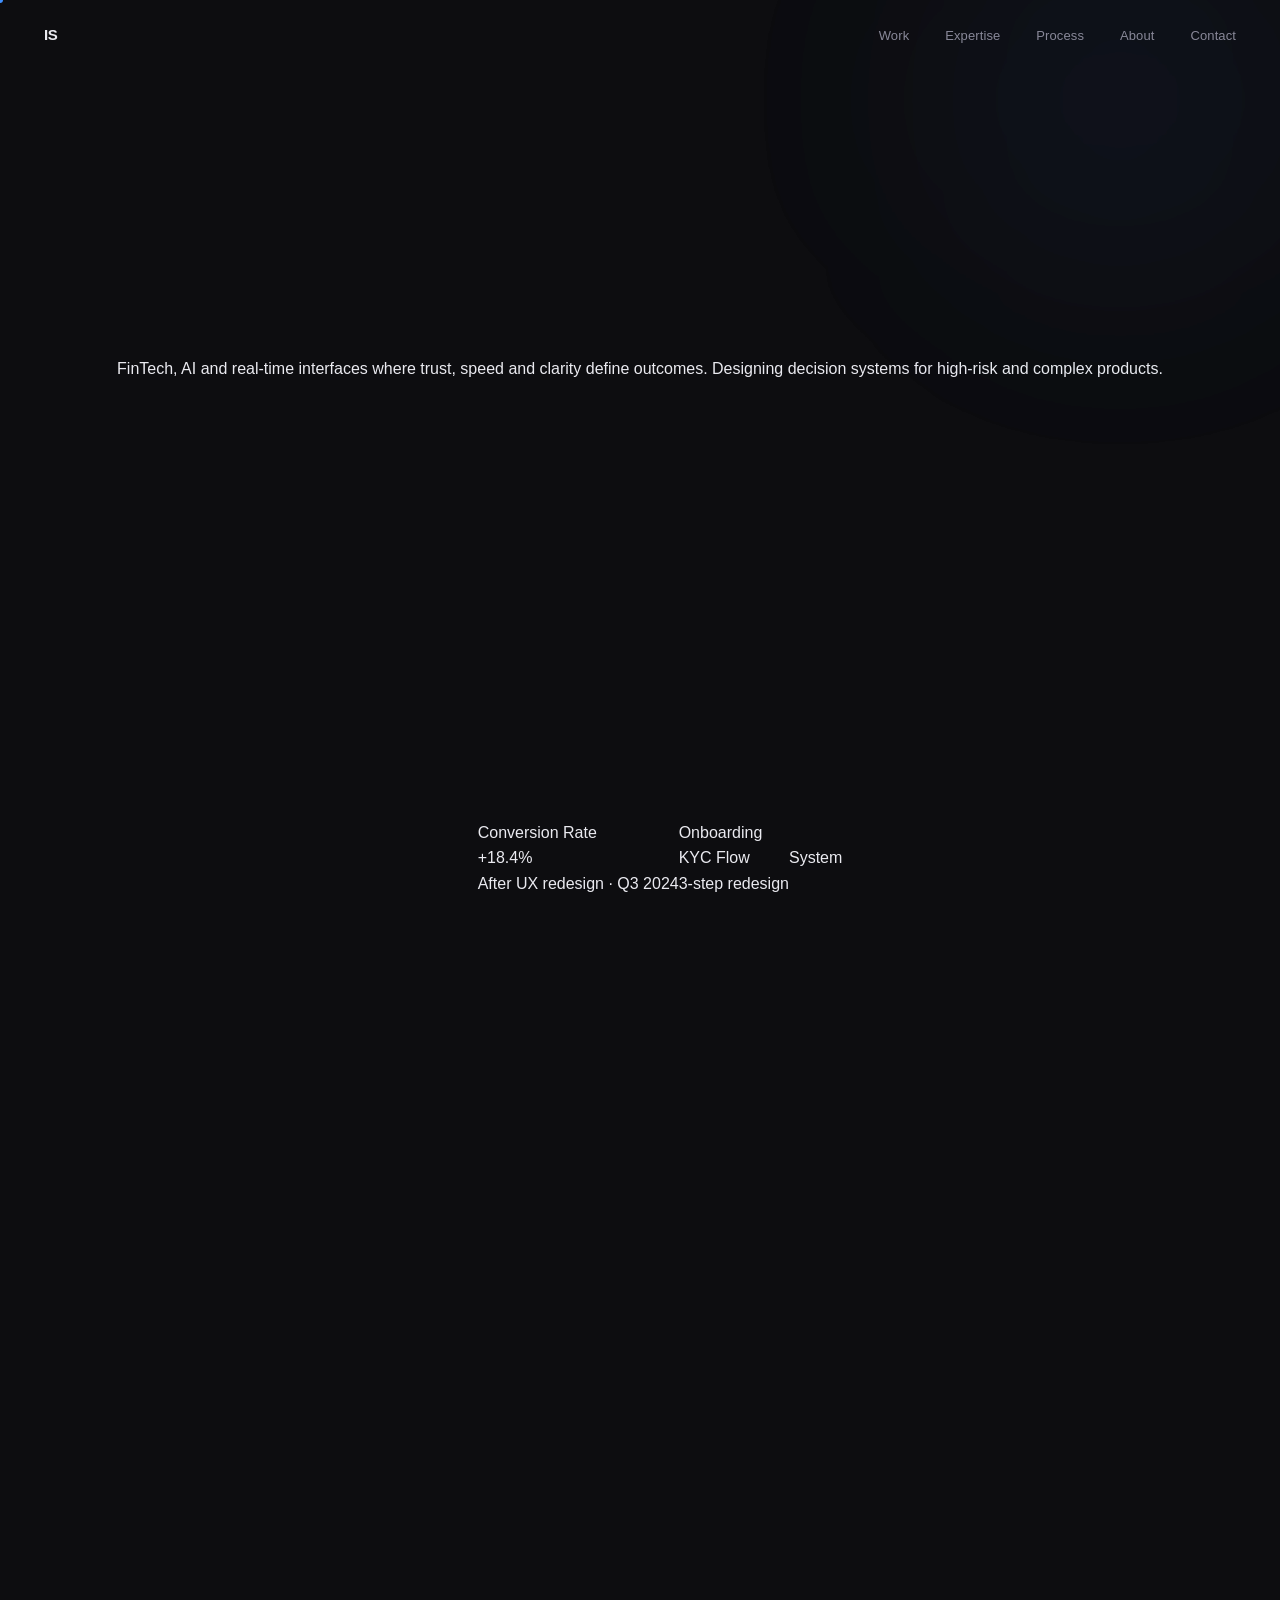
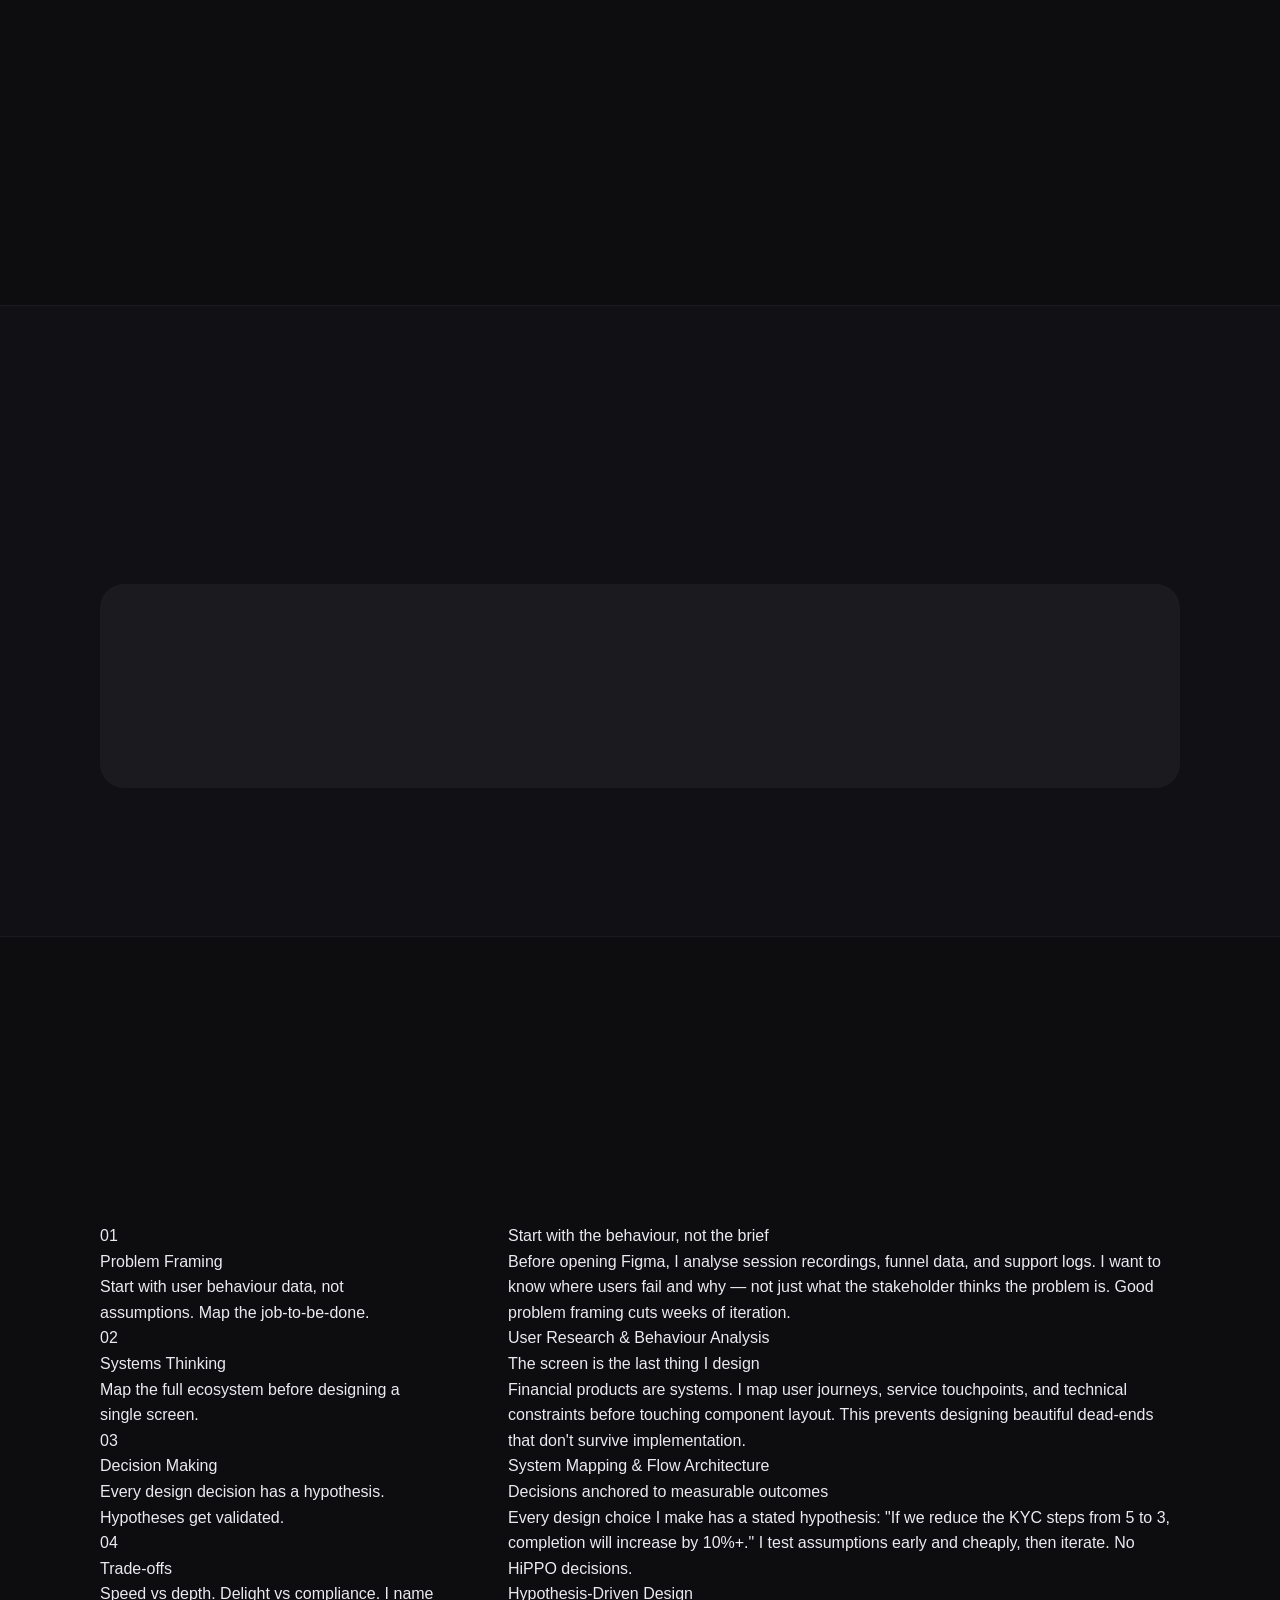
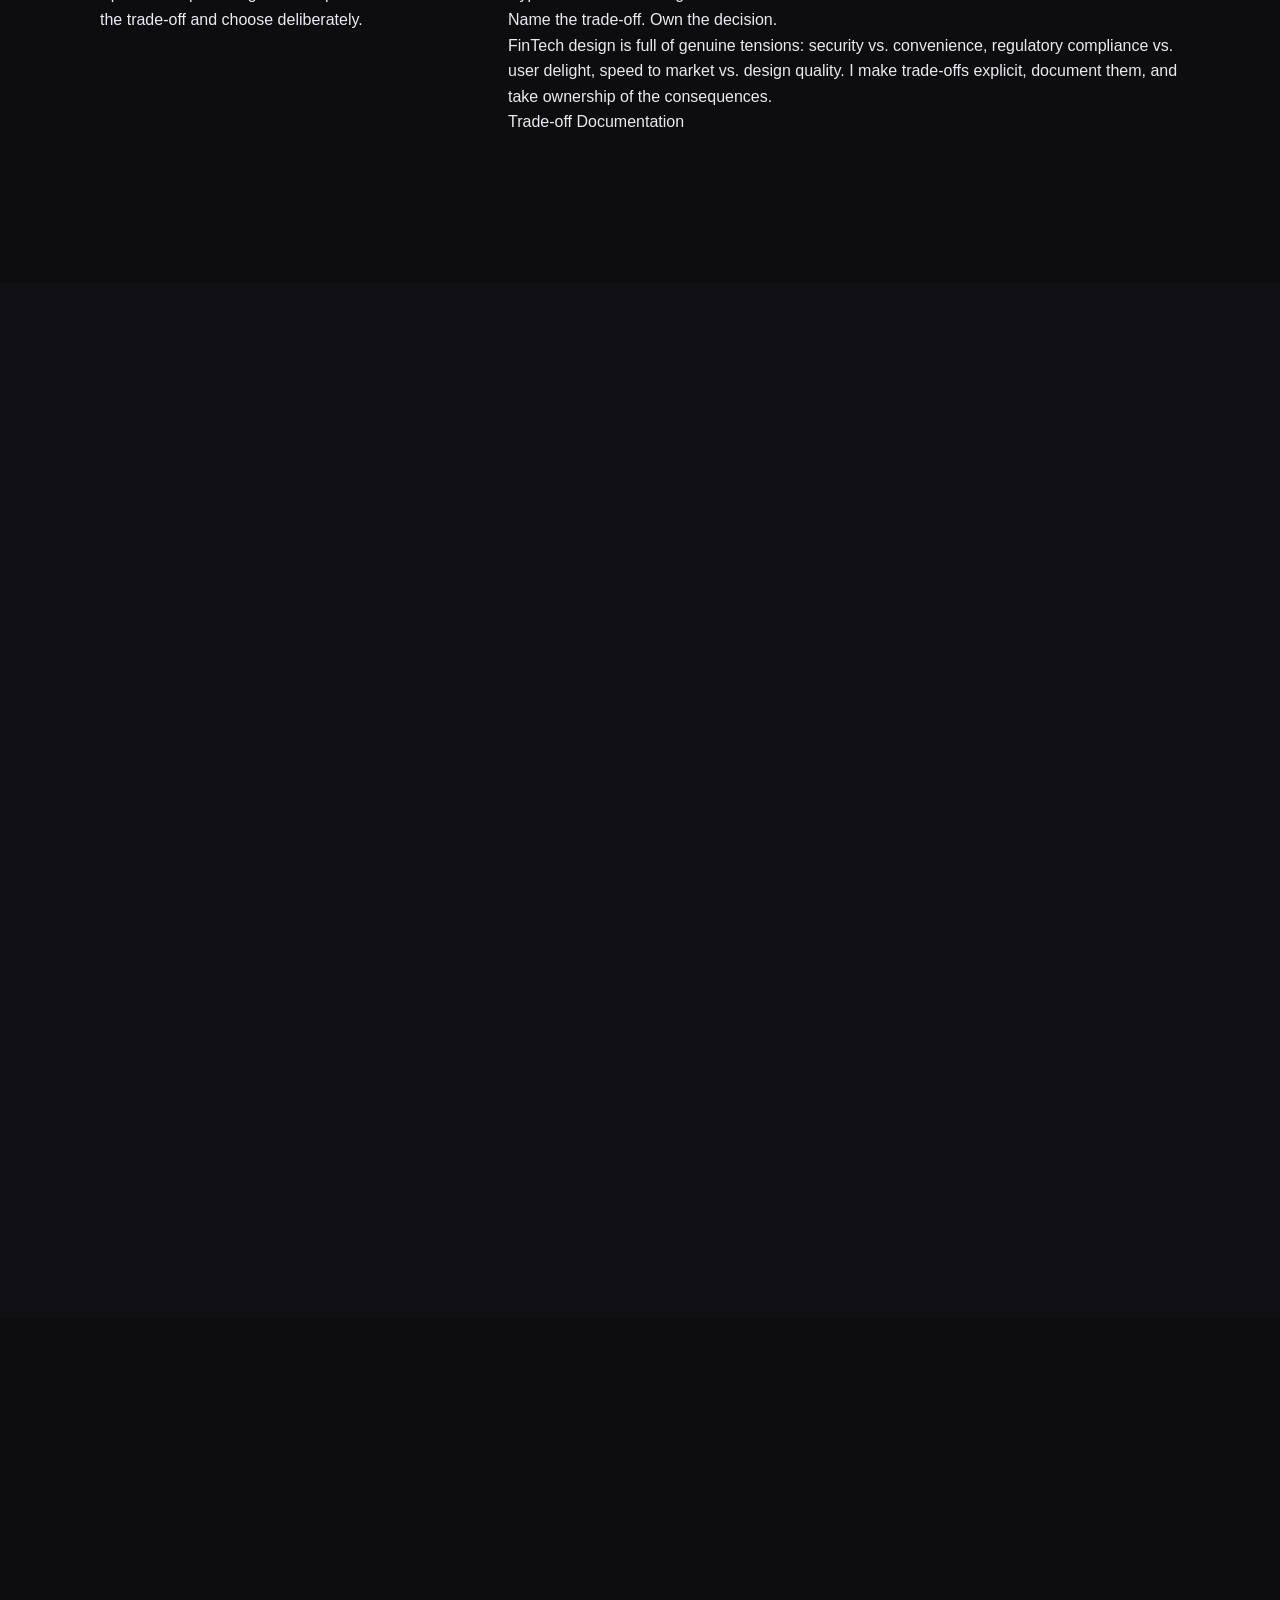
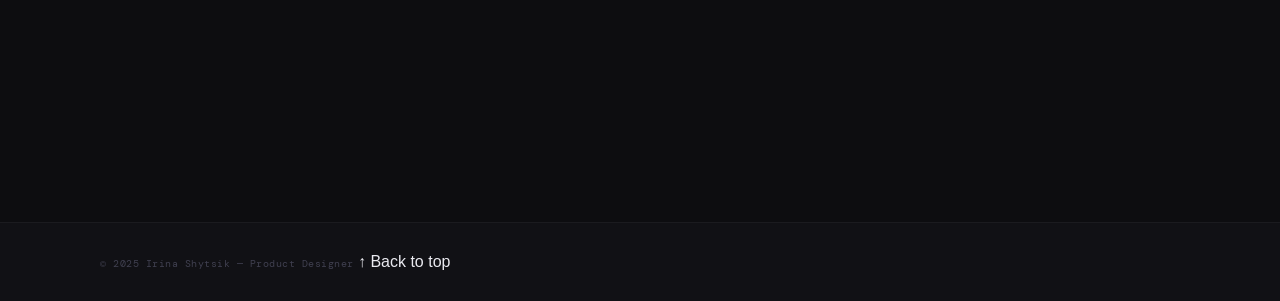
<file: index.html>
<!DOCTYPE html>
<html lang="en">
<head>
  <meta charset="UTF-8"/>
  <meta name="viewport" content="width=device-width, initial-scale=1.0"/>
  <title>Irina Shytsik — Product Designer</title>
  <link rel="preconnect" href="https://fonts.googleapis.com"/>
  <link rel="preconnect" href="https://fonts.gstatic.com" crossorigin/>
  <link href="https://fonts.googleapis.com/css2?family=DM+Mono:ital,wght@0,300;0,400;0,500&family=Syne:wght@400;500;600;700;800&family=DM+Sans:ital,opsz,wght@0,9..40,300;0,9..40,400;0,9..40,500;0,9..40,600;1,9..40,300&display=swap" rel="stylesheet"/>
  <link rel="stylesheet" href="styles.css"/>
  <link rel="stylesheet" href="case-extensions.css">
</head>
<body>

  <div id="progress-bar"></div>
  <div id="page-overlay"></div>
  <div id="cursor"></div>

  <!-- NAV -->
  <nav class="nav">
    <a href="index.html" class="nav__logo">
      IS<span class="nav__logo-dot"></span>
    </a>
    <ul class="nav__links">
      <li><a href="#work">Work</a></li>
      <li><a href="#expertise">Expertise</a></li>
      <li><a href="#process">Process</a></li>
      <li><a href="#about">About</a></li>
      <li><a href="#contact">Contact</a></li>
    </ul>
    <button class="nav__mobile-btn" aria-label="Menu">
      <span></span><span></span><span></span>
    </button>
  </nav>

  <nav class="mobile-nav">
    <ul class="mobile-nav__links">
      <li><a href="#work">Work</a></li>
      <li><a href="#expertise">Expertise</a></li>
      <li><a href="#process">Process</a></li>
      <li><a href="#about">About</a></li>
      <li><a href="#contact">Contact</a></li>
    </ul>
  </nav>

  <!-- ────────────────── HERO ────────────────── -->
  <section class="hero" id="hero">
    <div class="hero__bg">
      <div class="hero__noise"></div>
      <div class="hero__grid-lines"></div>
      <div class="hero__glow hero__glow--1"></div>
      <div class="hero__glow hero__glow--2"></div>
    </div>

    <div class="container">
      <div class="hero__content">
        <!-- Left -->
        <div class="hero__left">
          <div class="availability reveal">
            <span class="availability__dot"></span>
            Available for Product Roles
          </div>

          <h1 class="hero__name reveal rd1">
            Irina<br/><em>Shytsik</em>
          </h1>

          <p class="hero__title reveal rd2">Product Designer — FinTech / AI / IoT</p>

          <p class="hero__value reveal rd3">
          </p>
          <p class="muted">
            FinTech, AI and real-time interfaces where trust, speed and clarity define outcomes. Designing decision systems for high-risk and complex products.
          </p>

          <div class="hero__metrics reveal rd4">
            <div class="hero__metric">
              <div class="hero__metric-value"><span class="m-blue">+18%</span></div>
              <div class="hero__metric-label">conversion lift</div>
            </div>
            <div class="hero__metric">
              <div class="hero__metric-value"><span class="m-blue">−25%</span></div>
              <div class="hero__metric-label">drop-off reduction</div>
            </div>
            <div class="hero__metric">
              <div class="hero__metric-value"><span class="m-blue">4+</span></div>
              <div class="hero__metric-label">years in FinTech</div>
            </div>
          </div>

          <div class="hero__actions reveal rd5">
            <a href="#work" class="btn btn--primary">
              View Case Studies
              <svg width="14" height="14" viewBox="0 0 24 24" fill="none" stroke="currentColor" stroke-width="2"><path d="M5 12h14M12 5l7 7-7 7"/></svg>
            </a>
            <a href="#contact" class="btn btn--outline">Contact</a>
          </div>
        </div>

        <!-- Right — floating cards -->
        <div class="hero__visual reveal--right rd2">
          <!-- Main card -->
          <div class="hero-card hero-card--main">
            <div class="hero-card__tag">Conversion Rate</div>
            <div class="hero-card__value">+18.4%</div>
            <div class="hero-card__label">After UX redesign · Q3 2024</div>
            <div class="hero-card__chart">
              <div class="hc-bar" style="height:45%"></div>
              <div class="hc-bar" style="height:60%"></div>
              <div class="hc-bar" style="height:38%"></div>
              <div class="hc-bar hc-bar--b" style="height:72%"></div>
              <div class="hc-bar hc-bar--a" style="height:88%"></div>
              <div class="hc-bar hc-bar--a" style="height:96%"></div>
            </div>
          </div>
          <!-- Top right card -->
          <div class="hero-card hero-card--right">
            <div class="hero-card__tag">Onboarding</div>
            <div class="hero-card__value">KYC Flow</div>
            <div class="hero-card__label">3-step redesign</div>
            <div class="hero-card__progress">
              <div class="hero-card__progress-fill"></div>
            </div>
          </div>
          <!-- Bottom left card -->
          <div class="hero-card hero-card--bottom">
            <div class="hero-card__tag">System</div>
            <div class="hc-line"></div>
            <div class="hc-line"></div>
            <div class="hc-line"></div>
          </div>
        </div>
      </div>
    </div>

    <div class="hero__scroll">
      <div class="hero__scroll-line"></div>
      <span class="hero__scroll-label">Scroll</span>
    </div>
  </section>

  <!-- ────────────────── WORK ────────────────── -->
  <section class="section" id="work">
    <div class="container">
      <div class="cases-header reveal">
        <div>
          <div class="eyebrow">Selected Work</div>
          <h2 class="display-lg">Case Studies</h2>
        </div>
        <p class="body-md" style="max-width:280px">
          Three product problems, three different domains, one design standard.
        </p>
      </div>

      <div class="cases-grid">

        <!-- Card 1: Banking -->
        <a href="case-banking.html" class="case-card case-card--trust reveal rd1">

       
          
          <div class="case-card__glow"></div>
          <div class="case-card__body">
            <div class="case-card__visual">
              <div class="card-mock">
                <div class="cm-topbar"></div>
                <div class="cm-row">
                  <div class="cm-circle"></div>
                  <div class="cm-lines">
                    <div class="cm-line cm-line--70"></div>
                    <div class="cm-line cm-line--50"></div>
                  </div>
                </div>
                <div class="cm-block"></div>
                <div class="cm-row">
                  <div class="cm-lines">
                    <div class="cm-line cm-line--40"></div>
                  </div>
                </div>
              </div>
            </div>
            <div class="case-card__num">01</div>
            <div class="case-card__tag">Digital Banking · Trust System</div>
            <h3 class="case-card__title">Digital Banking App</h3>
            <p class="case-card__desc">
              Redesigning KYC onboarding to eliminate abandonment and build immediate trust in a challenger bank experience.
            </p>
            <div class="case-card__footer">
              <div class="case-card__metrics">
                <div>
                  <div class="case-card__metric-val">+18%</div>
                  <div class="case-card__metric-lbl">Completion</div>
                </div>
                <div>
                  <div class="case-card__metric-val">−31%</div>
                  <div class="case-card__metric-lbl">Drop-off</div>
                </div>
              </div>
              <div class="case-card__arrow">
                <svg width="14" height="14" viewBox="0 0 24 24" fill="none" stroke="currentColor" stroke-width="2"><path d="M5 12h14M12 5l7 7-7 7"/></svg>
              </div>
            </div>
          </div>
        </a>

        <!-- Card 2: AI -->
        <a href="case-ai.html" class="case-card case-card--intelligence reveal rd2">
          <div class="case-card__glow"></div>
          <div class="case-card__body">
            <div class="case-card__visual">
              <div class="card-mock">
                <div class="cm-topbar" style="width:60%"></div>
                <div class="cm-row">
                  <div class="cm-lines">
                    <div class="cm-line cm-line--70"></div>
                    <div class="cm-line cm-line--40"></div>
                  </div>
                  <div class="cm-bars">
                    <div class="cm-bar" style="height:40%"></div>
                    <div class="cm-bar cm-bar--a" style="height:70%"></div>
                    <div class="cm-bar" style="height:55%"></div>
                    <div class="cm-bar cm-bar--a" style="height:90%"></div>
                  </div>
                </div>
                <div class="cm-block"></div>
              </div>
            </div>
            <div class="case-card__num">02</div>
            <div class="case-card__tag">AI · Intelligence</div>
            <h3 class="case-card__title">AI Call Centre Platform</h3>
            <p class="case-card__desc">
              Designing real-time AI assistance for financial dispute agents — reducing handle time without overwhelming cognitive load.
            </p>
            <div class="case-card__footer">
              <div class="case-card__metrics">
                <div>
                  <div class="case-card__metric-val">−2.4m</div>
                  <div class="case-card__metric-lbl">Handle time</div>
                </div>
                <div>
                  <div class="case-card__metric-val">+34%</div>
                  <div class="case-card__metric-lbl">CSAT</div>
                </div>
              </div>
              <div class="case-card__arrow">
                <svg width="14" height="14" viewBox="0 0 24 24" fill="none" stroke="currentColor" stroke-width="2"><path d="M5 12h14M12 5l7 7-7 7"/></svg>
              </div>
            </div>
          </div>
        </a>

        <!-- Card 3: Smart Home -->
        <a href="case-smart-home.html" class="case-card case-card--control reveal rd3">
          <div class="case-card__glow"></div>
          <div class="case-card__body">
            <div class="case-card__visual">
              <div class="card-mock">
                <div class="cm-topbar" style="width:30%"></div>
                <div class="cm-row">
                  <div class="cm-bars" style="width:100%;gap:4px">
                    <div class="cm-bar" style="height:55%"></div>
                    <div class="cm-bar cm-bar--a" style="height:80%"></div>
                    <div class="cm-bar" style="height:40%"></div>
                    <div class="cm-bar cm-bar--a" style="height:95%"></div>
                    <div class="cm-bar" style="height:60%"></div>
                    <div class="cm-bar" style="height:35%"></div>
                  </div>
                </div>
                <div class="cm-row">
                  <div class="cm-circle"></div>
                  <div class="cm-lines">
                    <div class="cm-line cm-line--50"></div>
                  </div>
                  <div class="cm-circle"></div>
                  <div class="cm-lines">
                    <div class="cm-line cm-line--40"></div>
                  </div>
                </div>
              </div>
            </div>
            <div class="case-card__num">03</div>
            <div class="case-card__tag">IoT · Control</div>
            <h3 class="case-card__title">Smart Home App</h3>
            <p class="case-card__desc">
              Transforming raw IoT telemetry into human-readable energy insights that drive daily engagement and cost savings.
            </p>
            <div class="case-card__footer">
              <div class="case-card__metrics">
                <div>
                  <div class="case-card__metric-val">+45%</div>
                  <div class="case-card__metric-lbl">Daily usage</div>
                </div>
                <div>
                  <div class="case-card__metric-val">3.1×</div>
                  <div class="case-card__metric-lbl">Automation</div>
                </div>
              </div>
              <div class="case-card__arrow">
                <svg width="14" height="14" viewBox="0 0 24 24" fill="none" stroke="currentColor" stroke-width="2"><path d="M5 12h14M12 5l7 7-7 7"/></svg>
              </div>
            </div>
          </div>
        </a>

      </div>
    </div>
  </section>

  <!-- ────────────────── EXPERTISE ────────────────── -->
  <section class="section expertise" id="expertise">
    <div class="container">
      <div class="reveal">
        <div class="eyebrow">Domain Knowledge</div>
        <h2 class="display-lg">FinTech Expertise</h2>
      </div>

      <div class="expertise__grid">
        <div class="expertise__item reveal rd1">
          <div class="expertise__icon">
            <svg width="18" height="18" viewBox="0 0 24 24" fill="none" stroke="currentColor" stroke-width="1.5"><path d="M12 22s8-4 8-10V5l-8-3-8 3v7c0 6 8 10 8 10z"/></svg>
          </div>
          <div class="expertise__title">KYC & Onboarding</div>
          <p class="expertise__desc">Progressive disclosure, document scanning UX, and trust-signal placement that reduce abandonment without cutting compliance corners.</p>
          <div class="expertise__tags">
            <span class="expertise__tag">Identity flows</span>
            <span class="expertise__tag">Liveness check</span>
            <span class="expertise__tag">Biometrics</span>
          </div>
        </div>

        <div class="expertise__item reveal rd2">
          <div class="expertise__icon">
            <svg width="18" height="18" viewBox="0 0 24 24" fill="none" stroke="currentColor" stroke-width="1.5"><rect x="1" y="4" width="22" height="16" rx="2"/><line x1="1" y1="10" x2="23" y2="10"/></svg>
          </div>
          <div class="expertise__title">Payments UX</div>
          <p class="expertise__desc">Zero-error transaction design. Every confirmation state, error message, and success moment engineered to build user confidence.</p>
          <div class="expertise__tags">
            <span class="expertise__tag">Checkout</span>
            <span class="expertise__tag">P2P transfers</span>
            <span class="expertise__tag">Subscriptions</span>
          </div>
        </div>

        <div class="expertise__item reveal rd3">
          <div class="expertise__icon">
            <svg width="18" height="18" viewBox="0 0 24 24" fill="none" stroke="currentColor" stroke-width="1.5"><polyline points="22 12 18 12 15 21 9 3 6 12 2 12"/></svg>
          </div>
          <div class="expertise__title">Data Dashboards</div>
          <p class="expertise__desc">Financial data is dense. I specialise in hierarchy, progressive disclosure, and annotation systems that make complexity readable.</p>
          <div class="expertise__tags">
            <span class="expertise__tag">Analytics</span>
            <span class="expertise__tag">Portfolio views</span>
            <span class="expertise__tag">Real-time data</span>
          </div>
        </div>

        <div class="expertise__item reveal rd4">
          <div class="expertise__icon">
            <svg width="18" height="18" viewBox="0 0 24 24" fill="none" stroke="currentColor" stroke-width="1.5"><circle cx="12" cy="12" r="3"/><path d="M19.07 4.93a10 10 0 0 1 0 14.14M4.93 19.07a10 10 0 0 1 0-14.14"/><path d="M15.54 8.46a5 5 0 0 1 0 7.07M8.46 15.54a5 5 0 0 1 0-7.07"/></svg>
          </div>
          <div class="expertise__title">Trust & Security</div>
          <p class="expertise__desc">Translating security complexity into calm user interactions. Fraud alerts, 2FA, and session patterns designed to reassure, not alarm.</p>
          <div class="expertise__tags">
            <span class="expertise__tag">Fraud UX</span>
            <span class="expertise__tag">Permissions</span>
            <span class="expertise__tag">Auth flows</span>
          </div>
        </div>
      </div>
    </div>
  </section>

  <!-- ────────────────── PROCESS ────────────────── -->
  <section class="section" id="process">
    <div class="container">
      <div class="reveal" style="margin-bottom:64px">
        <div class="eyebrow">How I Work</div>
        <h2 class="display-lg">Design Process</h2>
      </div>

      <div class="process-layout">
        <!-- Steps -->
        <div class="process-steps">
          <div class="pstep" data-index="0">
            <div class="pstep__num">01</div>
            <div>
              <div class="pstep__title">Problem Framing</div>
              <div class="pstep__desc">Start with user behaviour data, not assumptions. Map the job-to-be-done.</div>
            </div>
          </div>
          <div class="pstep" data-index="1">
            <div class="pstep__num">02</div>
            <div>
              <div class="pstep__title">Systems Thinking</div>
              <div class="pstep__desc">Map the full ecosystem before designing a single screen.</div>
            </div>
          </div>
          <div class="pstep" data-index="2">
            <div class="pstep__num">03</div>
            <div>
              <div class="pstep__title">Decision Making</div>
              <div class="pstep__desc">Every design decision has a hypothesis. Hypotheses get validated.</div>
            </div>
          </div>
          <div class="pstep" data-index="3">
            <div class="pstep__num">04</div>
            <div>
              <div class="pstep__title">Trade-offs</div>
              <div class="pstep__desc">Speed vs depth. Delight vs compliance. I name the trade-off and choose deliberately.</div>
            </div>
          </div>
        </div>

        <!-- Detail panels -->
        <div>
          <div class="pdetail" data-index="0">
            <div class="pdetail__heading">Start with the behaviour, not the brief</div>
            <p class="pdetail__body">Before opening Figma, I analyse session recordings, funnel data, and support logs. I want to know where users fail and why — not just what the stakeholder thinks the problem is. Good problem framing cuts weeks of iteration.</p>
            <div class="pdetail__visual">User Research & Behaviour Analysis</div>
          </div>
          <div class="pdetail" data-index="1">
            <div class="pdetail__heading">The screen is the last thing I design</div>
            <p class="pdetail__body">Financial products are systems. I map user journeys, service touchpoints, and technical constraints before touching component layout. This prevents designing beautiful dead-ends that don't survive implementation.</p>
            <div class="pdetail__visual">System Mapping & Flow Architecture</div>
          </div>
          <div class="pdetail" data-index="2">
            <div class="pdetail__heading">Decisions anchored to measurable outcomes</div>
            <p class="pdetail__body">Every design choice I make has a stated hypothesis: "If we reduce the KYC steps from 5 to 3, completion will increase by 10%+." I test assumptions early and cheaply, then iterate. No HiPPO decisions.</p>
            <div class="pdetail__visual">Hypothesis-Driven Design</div>
          </div>
          <div class="pdetail" data-index="3">
            <div class="pdetail__heading">Name the trade-off. Own the decision.</div>
            <p class="pdetail__body">FinTech design is full of genuine tensions: security vs. convenience, regulatory compliance vs. user delight, speed to market vs. design quality. I make trade-offs explicit, document them, and take ownership of the consequences.</p>
            <div class="pdetail__visual">Trade-off Documentation</div>
          </div>
        </div>
      </div>
    </div>
  </section>

  <!-- ────────────────── ABOUT ────────────────── -->
  <section class="section" id="about" style="background:var(--bg-raised);border-top:1px solid var(--border-subtle);border-bottom:1px solid var(--border-subtle)">
    <div class="container">
      <div class="about-grid">
        <div class="reveal reveal--left">
          <div class="about__portrait-frame">
            <div class="about__portrait-initials">IS</div>
            <div class="about__portrait-badge">
              <div>
                <div class="about__badge-role">Product Designer</div>
                <div class="about__badge-loc">Available · Remote / EU / USA</div>
              </div>
            </div>
          </div>
        </div>

        <div class="reveal rd2">
          <div class="eyebrow">About</div>
          <h2 class="display-lg" style="margin-bottom:32px">Irina Shytsik</h2>
          <p class="about__bio">
            Product Designer with <strong>4+ years shaping financial products</strong> at the intersection of trust, clarity, and measurable conversion. I've led end-to-end design for challenger banks, B2B payment platforms, and enterprise AI tools.
          </p>
          <br/>
          <p class="about__bio">
            I think about design as a <strong>systems problem</strong> — how components, flows, and mental models combine to produce outcomes. Currently exploring how AI can augment designer judgment in complex regulatory environments, not replace it.
          </p>

          <div class="about__skill-grid">
            <div class="about__skill-group">
              <h4>Tools</h4>
              <div class="about__skill-item">Figma</div>
              <div class="about__skill-item">Adobe Creative Suite</div>
              <div class="about__skill-item">Maze</div>
              <div class="about__skill-item">Jira / Confluence</div>
            </div>
            <div class="about__skill-group">
              <h4>Methods</h4>
              <div class="about__skill-item">Jobs-to-be-done</div>
              <div class="about__skill-item">Usability testing</div>
              <div class="about__skill-item">Design sprints</div>
              <div class="about__skill-item">A/B testing</div>
            </div>
            <div class="about__skill-group">
              <h4>Domains</h4>
              <div class="about__skill-item">FinTech / Banking</div>
              <div class="about__skill-item">AI / LLM Products</div>
              <div class="about__skill-item">IoT / Smart devices</div>
              <div class="about__skill-item">Enterprise SaaS</div>
            </div>
          </div>
        </div>
      </div>
    </div>
  </section>

  <!-- ────────────────── CONTACT ────────────────── -->
  <section class="section contact-section" id="contact">
    <div class="container">
      <div class="reveal">
        <div class="eyebrow" style="justify-content:center">Get in Touch</div>
        <h2 class="contact__heading">
          Open to <br/><span class="accent-b">product design</span> roles
        </h2>
        <p class="contact__sub">Let's talk about your next financial product.</p>

        <div class="contact__actions">
          <a href="mailto:irinashytsik@gmail.com" class="btn btn--primary">
            Start a Conversation
            <svg width="14" height="14" viewBox="0 0 24 24" fill="none" stroke="currentColor" stroke-width="2"><path d="M5 12h14M12 5l7 7-7 7"/></svg>
          </a>
          <a href="#work" class="btn btn--outline">View Work</a>
        </div>

        <div class="contact__links">
          <a href="mailto:irinashytsik@gmail.com" class="contact__link">
            <svg width="16" height="16" viewBox="0 0 24 24" fill="none" stroke="currentColor" stroke-width="1.5"><path d="M4 4h16c1.1 0 2 .9 2 2v12c0 1.1-.9 2-2 2H4c-1.1 0-2-.9-2-2V6c0-1.1.9-2 2-2z"/><polyline points="22,6 12,13 2,6"/></svg>
            irinashytsik@gmail.com
          </a>
          <a href="https://linkedin.com/in/irina-shytsik" target="_blank" rel="noopener" class="contact__link">
            <svg width="16" height="16" viewBox="0 0 24 24" fill="none" stroke="currentColor" stroke-width="1.5"><path d="M16 8a6 6 0 0 1 6 6v7h-4v-7a2 2 0 0 0-2-2 2 2 0 0 0-2 2v7h-4v-7a6 6 0 0 1 6-6z"/><rect x="2" y="9" width="4" height="12"/><circle cx="4" cy="4" r="2"/></svg>
            linkedin.com/in/irina-shytsik
          </a>
          <a href="https://read.cv/irina" target="_blank" rel="noopener" class="contact__link">
            <svg width="16" height="16" viewBox="0 0 24 24" fill="none" stroke="currentColor" stroke-width="1.5"><path d="M14 2H6a2 2 0 0 0-2 2v16a2 2 0 0 0 2 2h12a2 2 0 0 0 2-2V8z"/><polyline points="14 2 14 8 20 8"/></svg>
            read.cv/irina
          </a>
        </div>
      </div>
    </div>
  </section>

  <!-- FOOTER -->
  <footer class="footer">
    <div class="container">
      <div class="footer__inner">
        <span class="footer__copy">© 2025 Irina Shytsik — Product Designer</span>
        <a href="#hero" class="footer__back">↑ Back to top</a>
      </div>
    </div>
  </footer>

  <script src="motion.js"></script>
</body>
</html>
</file>
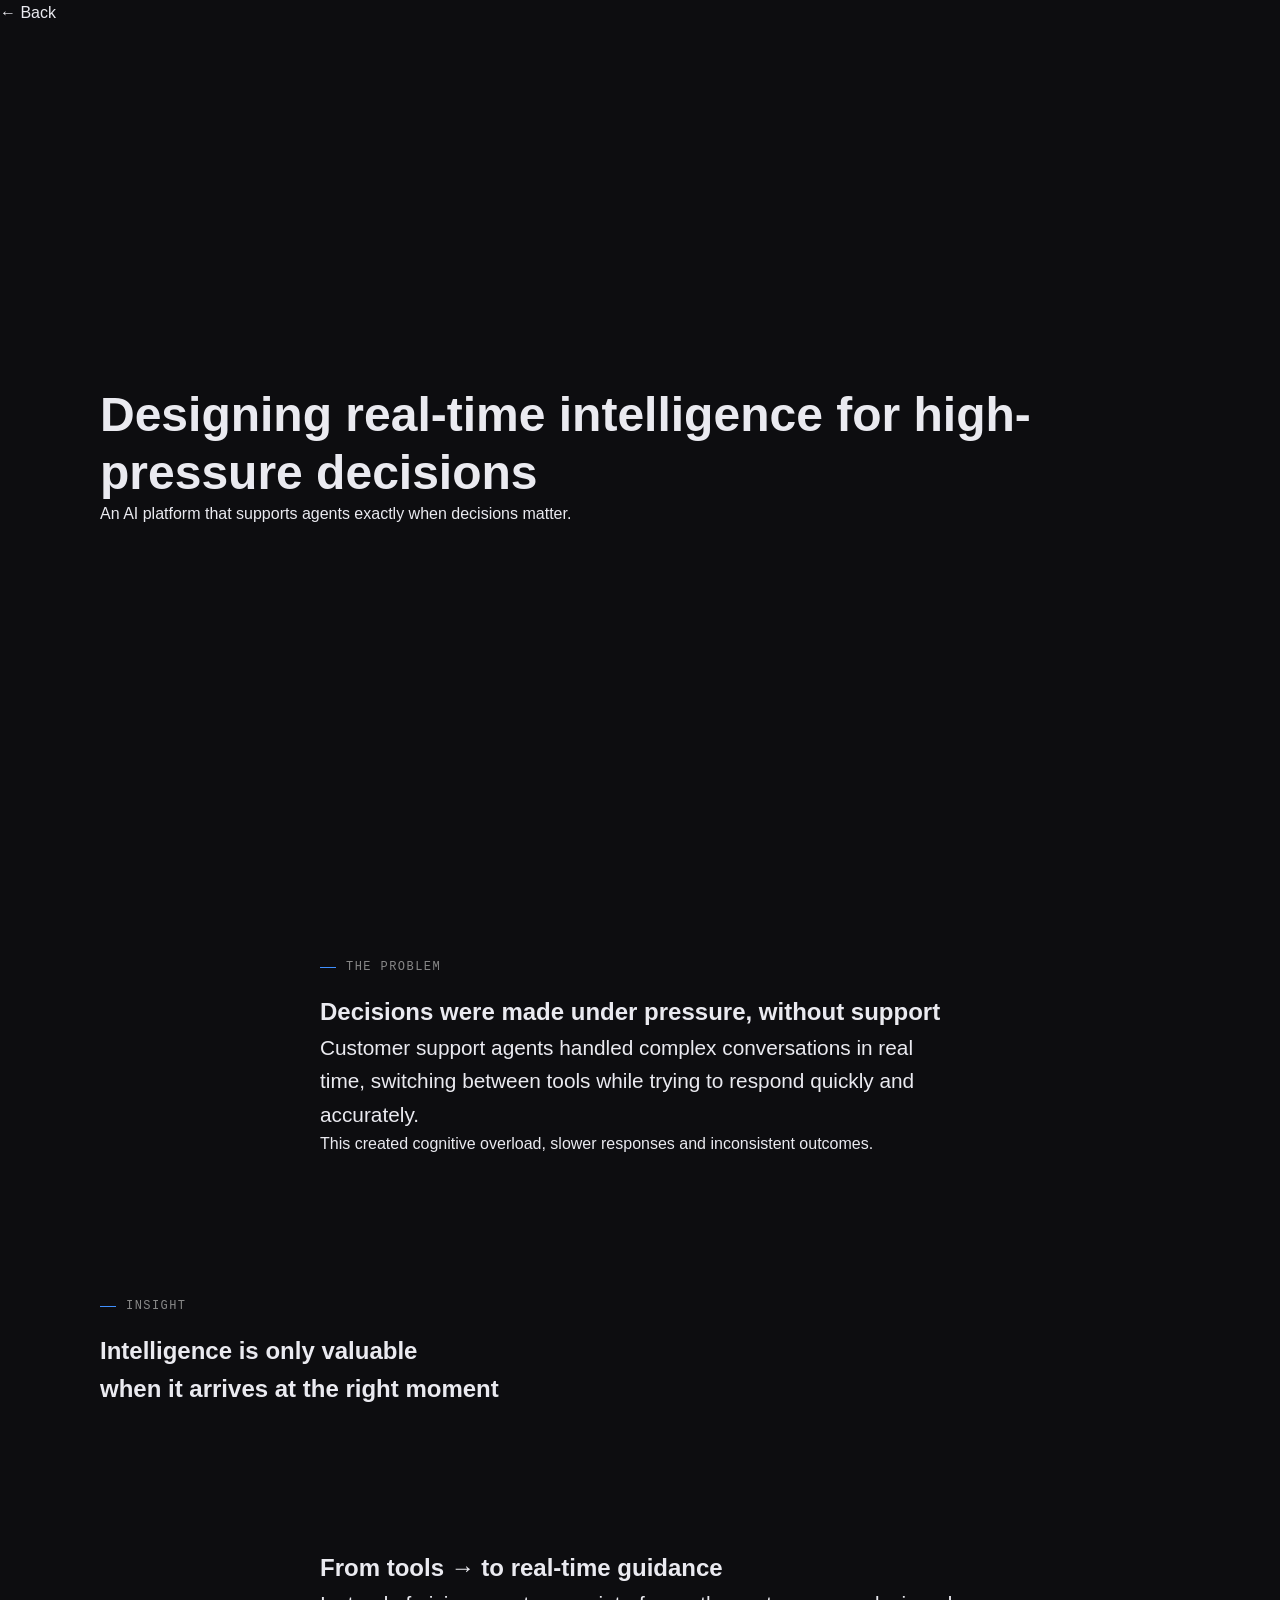
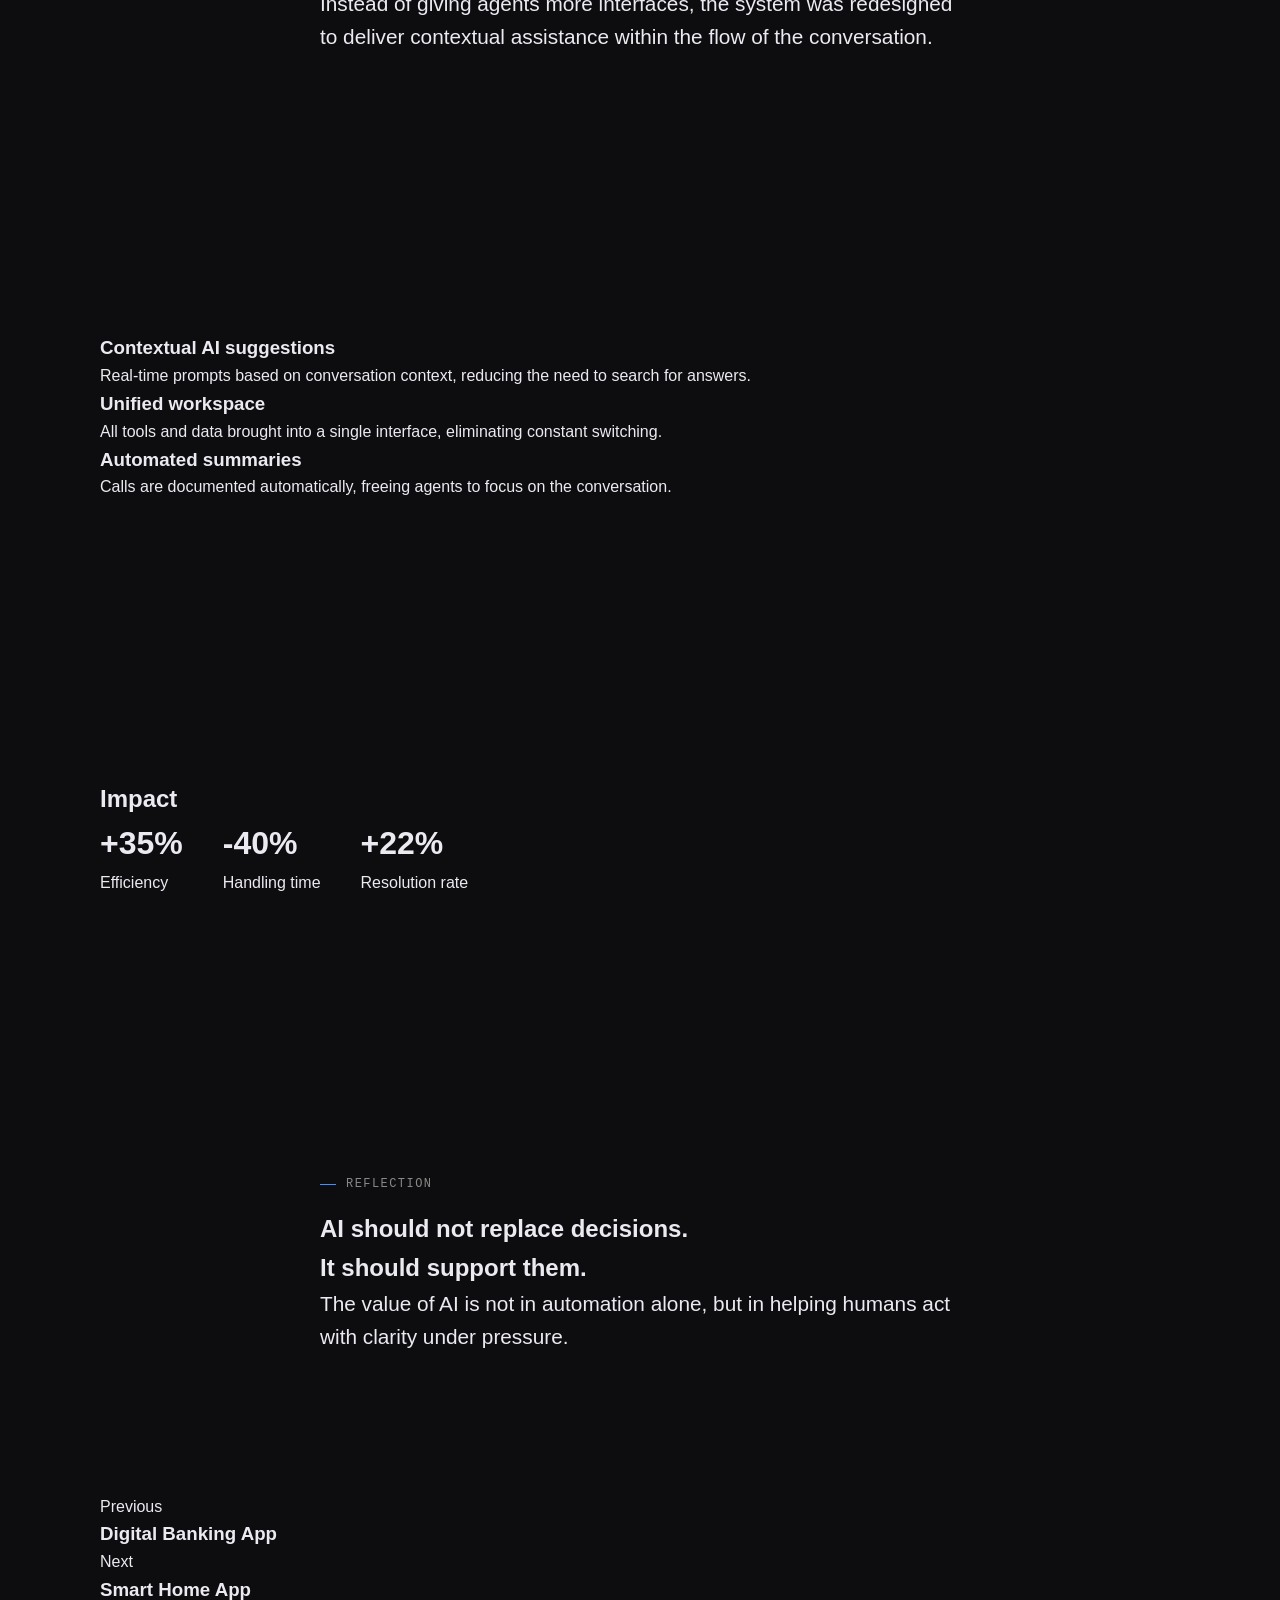
<file: case-ai.html>
<!DOCTYPE html>
<html lang="en">
<head>
<meta charset="UTF-8" />
<meta name="viewport" content="width=device-width, initial-scale=1.0"/>
<title>AI Call Center Platform</title>
<link rel="stylesheet" href="styles.css"/>
<link rel="stylesheet" href="case-extensions.css"/>
</head>

<body>


<a href="index.html" class="back-nav">← Back</a>
<div class="page-transition"></div>
<div class="scroll-progress"></div>
  
<section class="case-hero">
  <div class="container">
    <h1 class="xl">
      Designing real-time intelligence for high-pressure decisions
    </h1>
    <p class="subtitle">
      An AI platform that supports agents exactly when decisions matter.
    </p>
  </div>
  <div class="ui-screen"></div>
</section>

<section class="case-section dark">
  <div class="container narrow">

    <p class="eyebrow">The problem</p>

    <h2>
      Decisions were made under pressure, without support
    </h2>

    <p class="large">
      Customer support agents handled complex conversations in real time,
      switching between tools while trying to respond quickly and accurately.
    </p>

    <p class="muted">
      This created cognitive overload, slower responses and inconsistent outcomes.
    </p>

  </div>
</section>

<section class="case-sticky">
  <div class="container sticky-box">

    <p class="eyebrow">Insight</p>

    <h2>
      Intelligence is only valuable
      <br>
      when it arrives at the right moment
    </h2>

  </div>
</section>

<section class="case-section">
  <div class="container narrow">

    <h2>
      From tools → to real-time guidance
    </h2>

    <p class="large">
      Instead of giving agents more interfaces, the system was redesigned
      to deliver contextual assistance within the flow of the conversation.
    </p>

  </div>
</section>

<section class="case-section">
  <div class="container">

    <div class="feature">
      <h3>Contextual AI suggestions</h3>
      <p>
        Real-time prompts based on conversation context,
        reducing the need to search for answers.
      </p>
    </div>

    <div class="feature">
      <h3>Unified workspace</h3>
      <p>
        All tools and data brought into a single interface,
        eliminating constant switching.
      </p>
    </div>

    <div class="feature">
      <h3>Automated summaries</h3>
      <p>
        Calls are documented automatically,
        freeing agents to focus on the conversation.
      </p>
    </div>

  </div>
</section>

<section class="case-section dark">
  <div class="container">

    <h2>Impact</h2>

    <div class="metrics">
      <div><strong>+35%</strong><span>Efficiency</span></div>
      <div><strong>-40%</strong><span>Handling time</span></div>
      <div><strong>+22%</strong><span>Resolution rate</span></div>
    </div>

  </div>
</section>

<section class="case-section">
  <div class="container narrow">

    <p class="eyebrow">Reflection</p>

    <h2>
      AI should not replace decisions.
      <br>
      It should support them.
    </h2>

    <p class="large">
      The value of AI is not in automation alone,
      but in helping humans act with clarity under pressure.
    </p>

  </div>
</section>

<section class="case-nav container">
  <div class="case-links">

    <a href="case-banking.html" class="case-link">
      <span>Previous</span>
      <h3>Digital Banking App</h3>
    </a>

    <a href="case-smart-home.html" class="case-link">
      <span>Next</span>
      <h3>Smart Home App</h3>
    </a>

  </div>
</section>
  

</body>
</html>
</file>
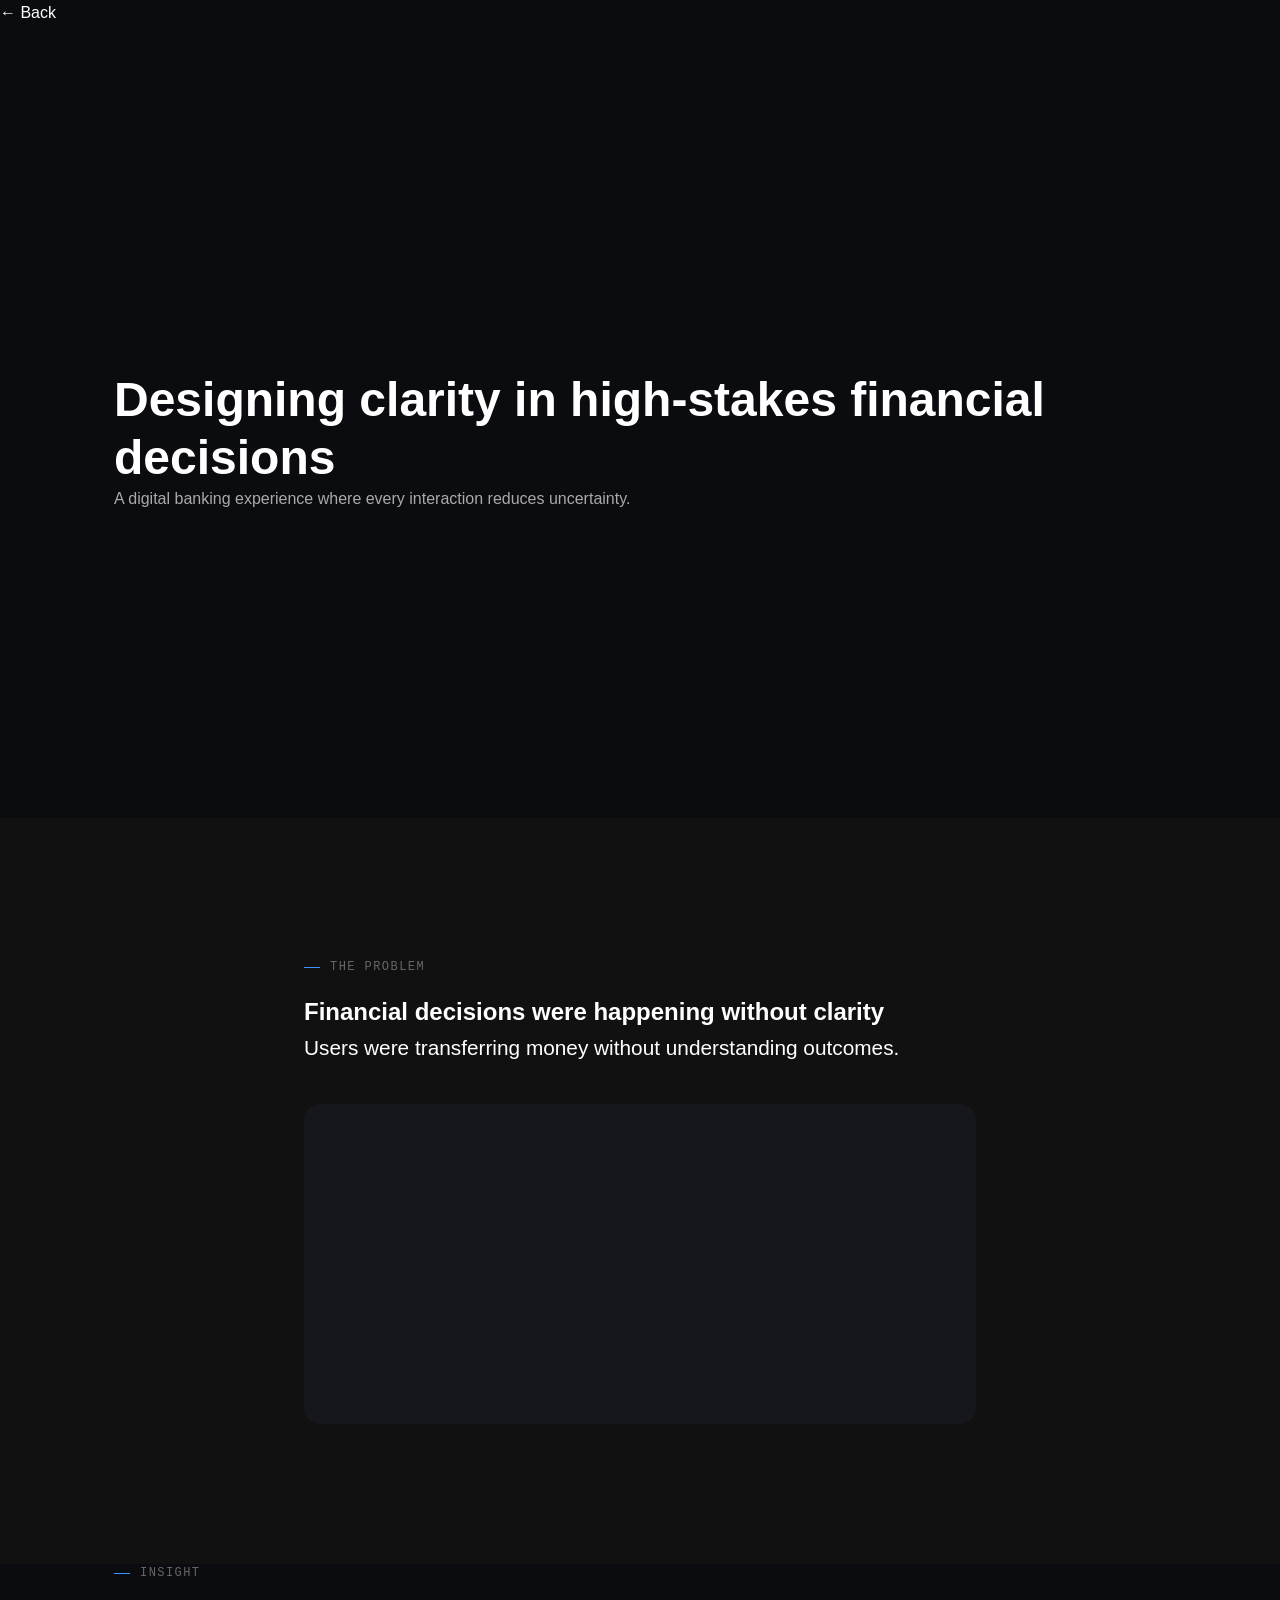
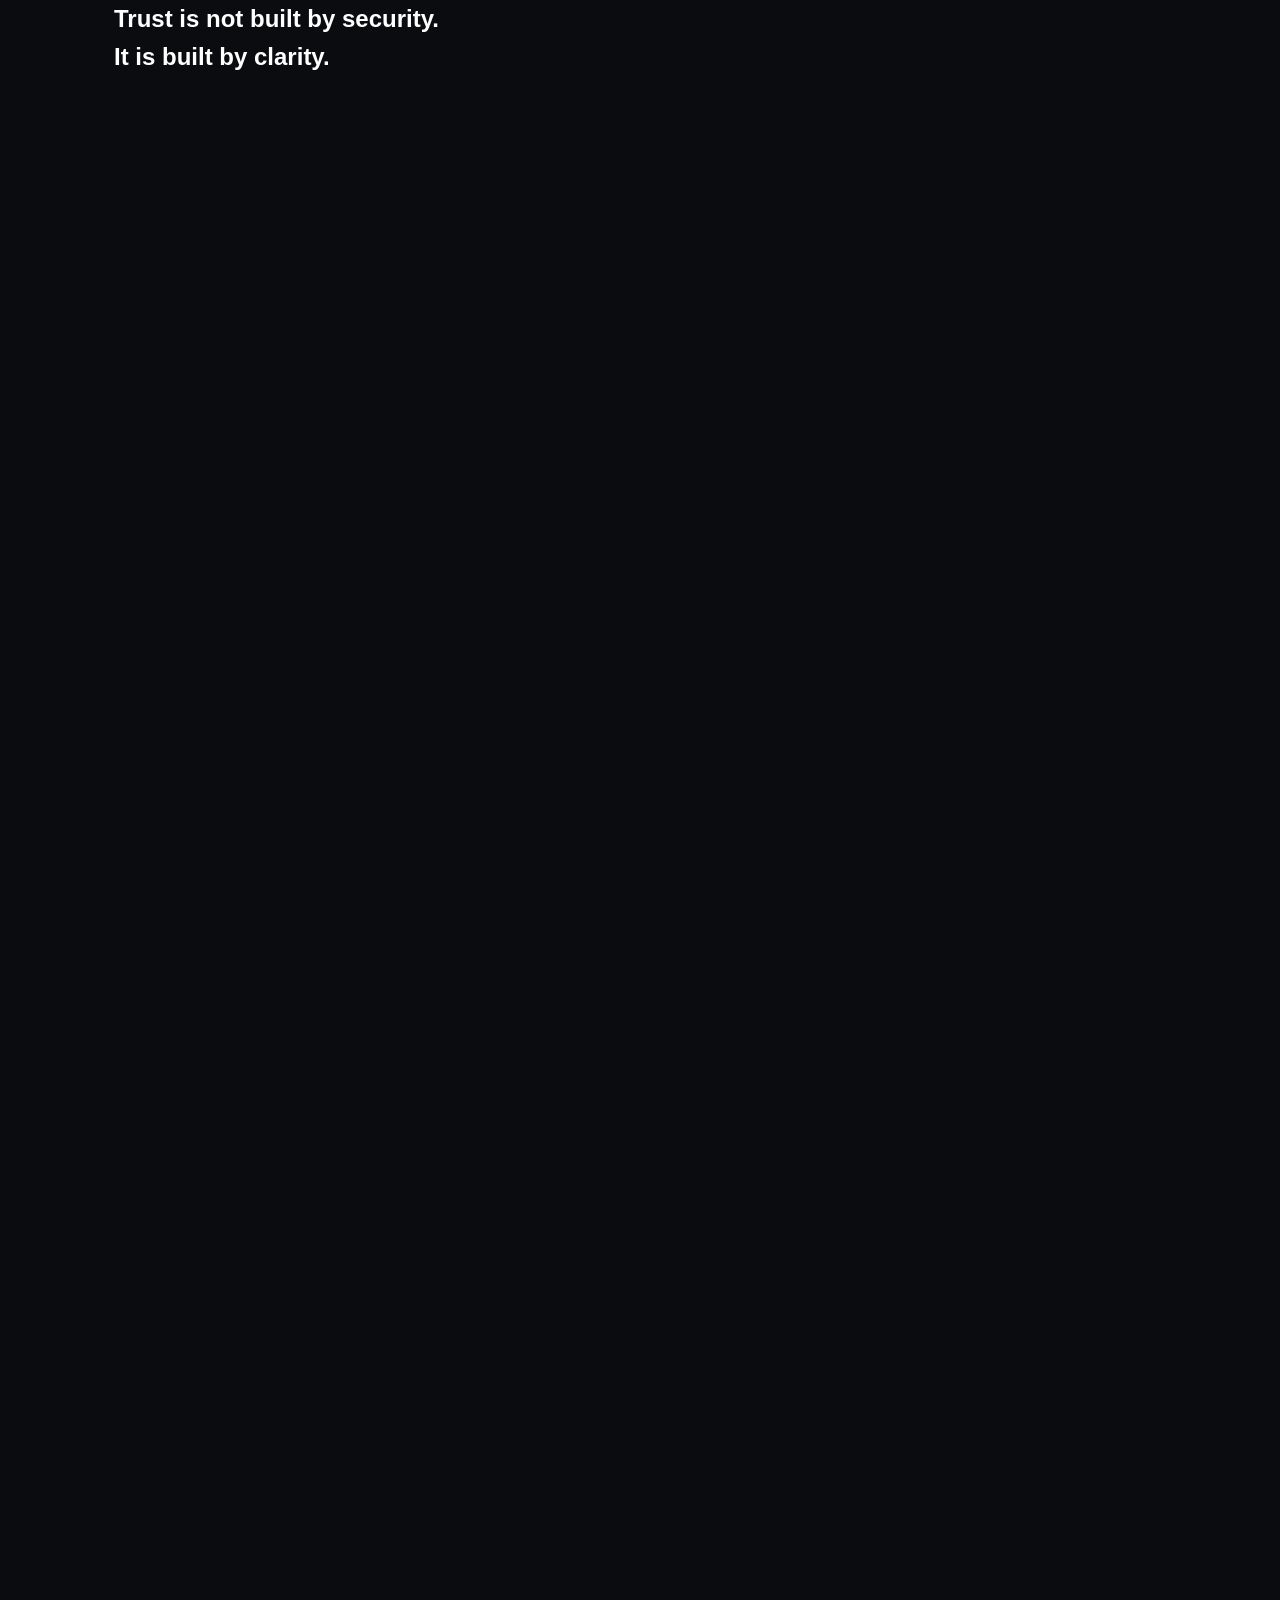
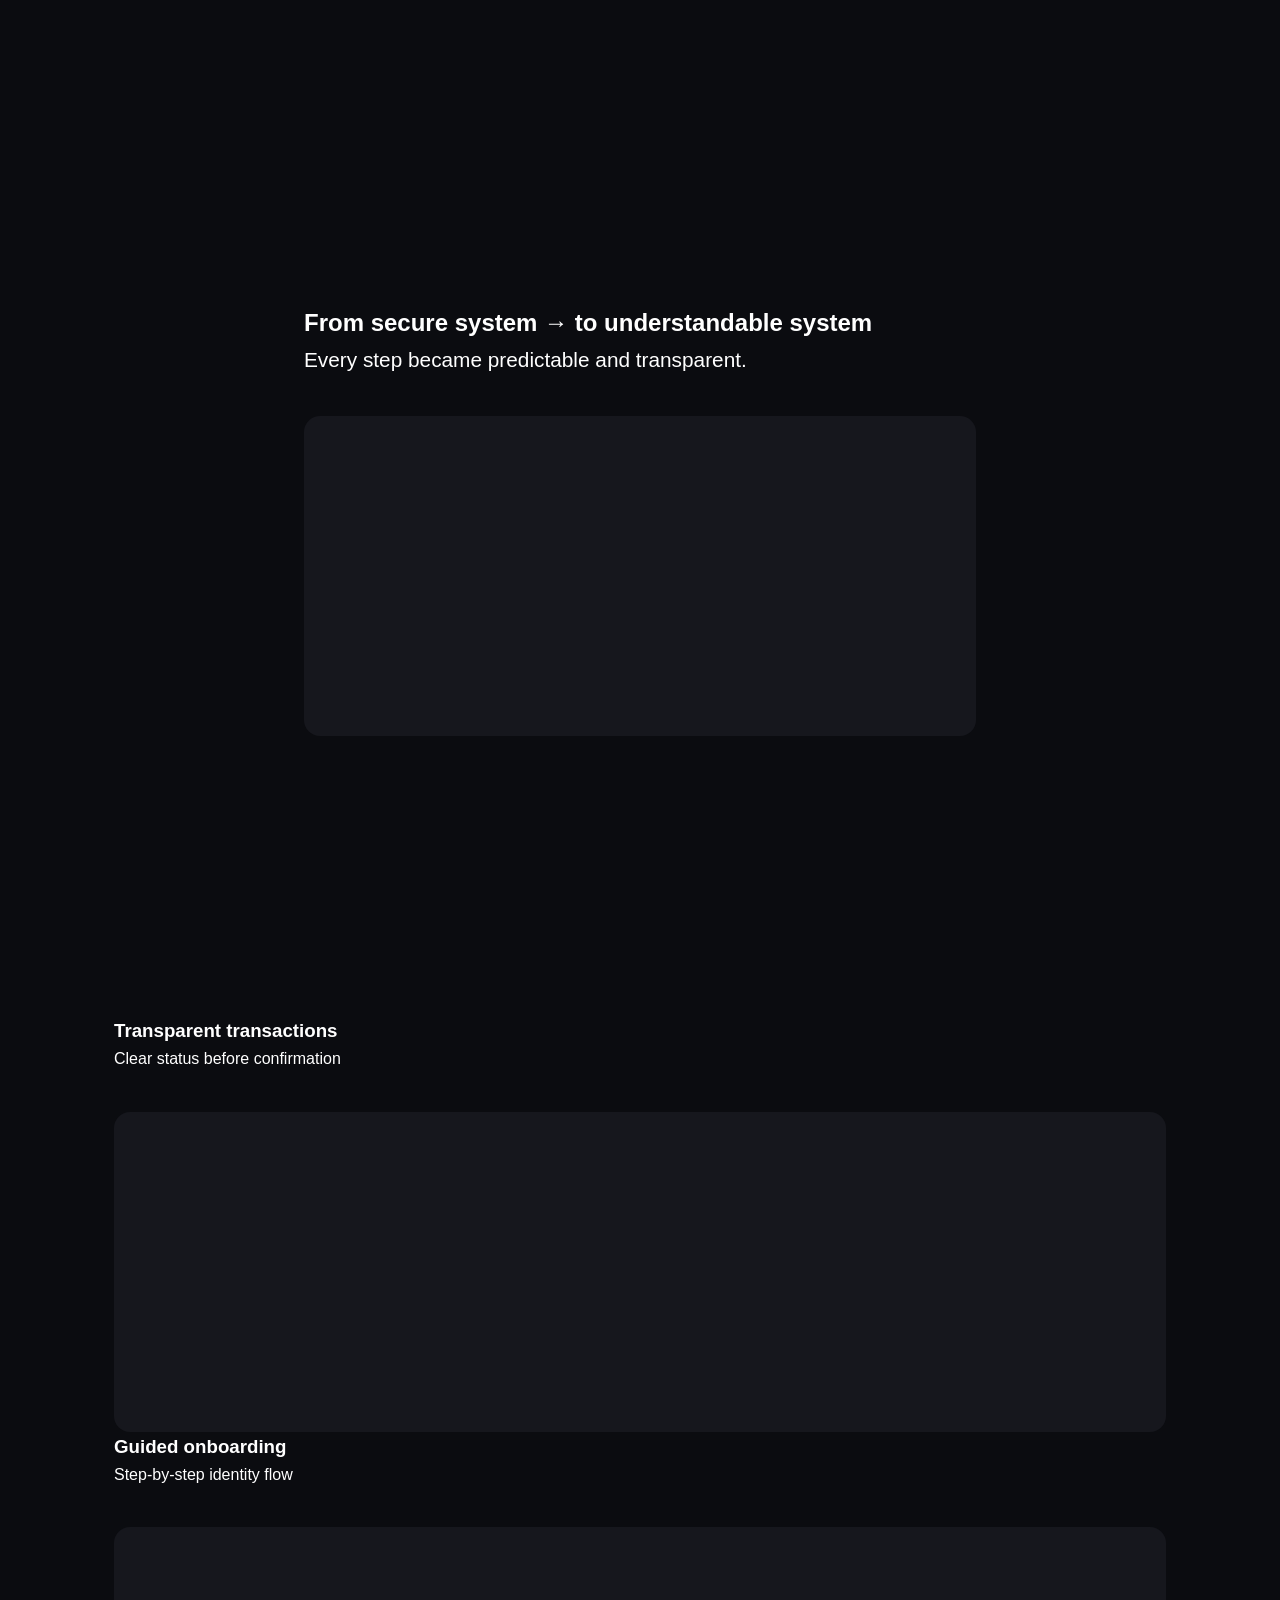
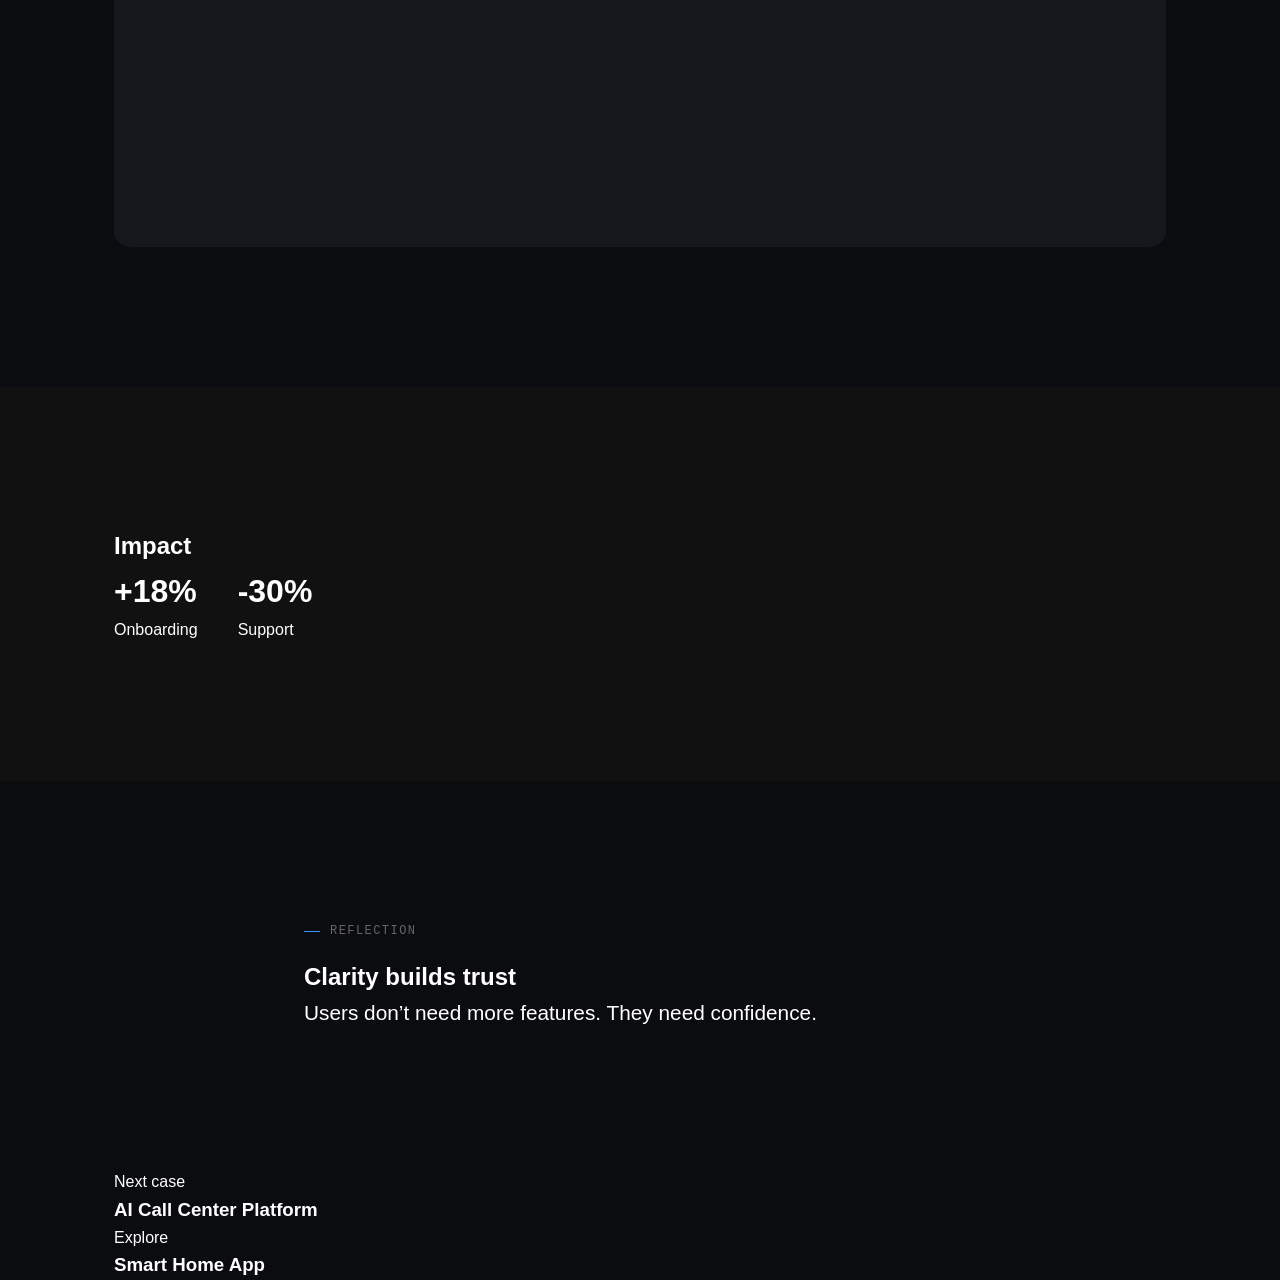
<file: case-banking.html>
<!DOCTYPE html>
<html lang="en">
<head>
<meta charset="UTF-8"/>
<meta name="viewport" content="width=device-width, initial-scale=1.0"/>
<title>Digital Banking Case</title>
<link rel="stylesheet" href="styles.css"/>
<link rel="stylesheet" href="case-extensions.css"/>

<style>
body {
  margin: 0;
  font-family: -apple-system, Arial, sans-serif;
  background: #0b0c10;
  color: white;
}

/* LAYOUT */
.container {
  max-width: 1100px;
  margin: 0 auto;
  padding: 0 24px;
}

.container.narrow {
  max-width: 720px;
}

/* TYPO */
.xl { font-size: 3rem; line-height: 1.2; }
.large { font-size: 1.3rem; line-height: 1.6; }
.subtitle { color: #aaa; }
.muted { color: #888; }
.eyebrow { font-size: 0.75rem; color: #666; margin-bottom: 16px; }

/* SECTIONS */
.case-section {
  padding: 140px 0;
  opacity: 0;
  transform: translateY(40px);
  transition: all 0.8s ease;
}

.case-section.visible {
  opacity: 1;
  transform: translateY(0);
}

.case-section.dark { background: #111; }

.case-hero {
  padding: 160px 0 120px;
}

/* STICKY */
.case-sticky {
  height: 200vh;
  position: relative;
}

.sticky-box {
  position: sticky;
  top: 30vh;
  transition: transform 0.2s ease;
}

/* UI SCREENS */
.ui-screen {
  height: 320px;
  background: #16171d;
  border-radius: 16px;
  margin-top: 40px;

  opacity: 0;
  transform: scale(0.95);
  transition: all 0.6s ease;
}

.ui-screen.visible {
  opacity: 1;
  transform: scale(1);
}

/* METRICS */
.metrics {
  display: flex;
  gap: 40px;
}

.metrics strong {
  font-size: 2rem;
  display: block;
}

/* PROGRESS BAR */
.progress-bar {
  position: fixed;
  top: 0;
  left: 0;
  height: 3px;
  width: 0%;
  background: #00d4ff;
  z-index: 9999;
}
</style>
</head>

<body>

<div class="progress-bar"></div>

<a href="index.html" class="back-nav">← Back</a>
<div class="page-transition"></div>
<div class="scroll-progress"></div>

<!-- HERO -->
<section class="case-hero case-section">
  <div class="container">
    <h1 class="xl">
      Designing clarity in high-stakes financial decisions
    </h1>
    <p class="subtitle">
      A digital banking experience where every interaction reduces uncertainty.
    </p>
  </div>
</section>

<!-- PROBLEM -->
<section class="case-section dark">
  <div class="container narrow">

    <p class="eyebrow">The problem</p>

    <h2>
      Financial decisions were happening without clarity
    </h2>

    <p class="large">
      Users were transferring money without understanding outcomes.
    </p>

    <div class="ui-screen"></div>

  </div>
</section>

<!-- INSIGHT -->
<section class="case-sticky">
  <div class="container sticky-box">

    <p class="eyebrow">Insight</p>

    <h2>
      Trust is not built by security.<br>
      It is built by clarity.
    </h2>

  </div>
</section>

<!-- SHIFT -->
<section class="case-section">
  <div class="container narrow">

    <h2>
      From secure system → to understandable system
    </h2>

    <p class="large">
      Every step became predictable and transparent.
    </p>

    <div class="ui-screen"></div>

  </div>
</section>

<!-- SOLUTION -->
<section class="case-section">
  <div class="container">

    <div class="feature">
      <h3>Transparent transactions</h3>
      <p>Clear status before confirmation</p>
      <div class="ui-screen"></div>
    </div>

    <div class="feature">
      <h3>Guided onboarding</h3>
      <p>Step-by-step identity flow</p>
      <div class="ui-screen"></div>
    </div>

  </div>
</section>

<!-- IMPACT -->
<section class="case-section dark">
  <div class="container">

    <h2>Impact</h2>

    <div class="metrics">
      <div><strong>+18%</strong><span>Onboarding</span></div>
      <div><strong>-30%</strong><span>Support</span></div>
    </div>

  </div>
</section>

<!-- REFLECTION -->
<section class="case-section">
  <div class="container narrow">

    <p class="eyebrow">Reflection</p>

    <h2>
      Clarity builds trust
    </h2>

    <p class="large">
      Users don’t need more features. They need confidence.
    </p>

  </div>
</section>

<section class="case-nav container">
  <div class="case-links">

    <a href="case-ai.html" class="case-link">
      <span>Next case</span>
      <h3>AI Call Center Platform</h3>
    </a>

    <a href="case-smart-home.html" class="case-link">
      <span>Explore</span>
      <h3>Smart Home App</h3>
    </a>

  </div>
</section>
  

<script>
/* REVEAL */
const sections = document.querySelectorAll(".case-section, .ui-screen");

const observer = new IntersectionObserver((entries) => {
  entries.forEach(entry => {
    if (entry.isIntersecting) {
      entry.target.classList.add("visible");
    }
  });
}, { threshold: 0.15 });

sections.forEach(el => observer.observe(el));

/* STICKY PARALLAX */
window.addEventListener("scroll", () => {
  const sticky = document.querySelector(".sticky-box");
  if (!sticky) return;

  const offset = window.scrollY * 0.05;
  sticky.style.transform = `translateY(${offset}px)`;
});

/* PROGRESS */
window.addEventListener("scroll", () => {
  const scrollTop = window.scrollY;
  const docHeight = document.body.scrollHeight - window.innerHeight;
  const progress = (scrollTop / docHeight) * 100;

  document.querySelector(".progress-bar").style.width = progress + "%";
});
</script>

</body>
</html>
</file>
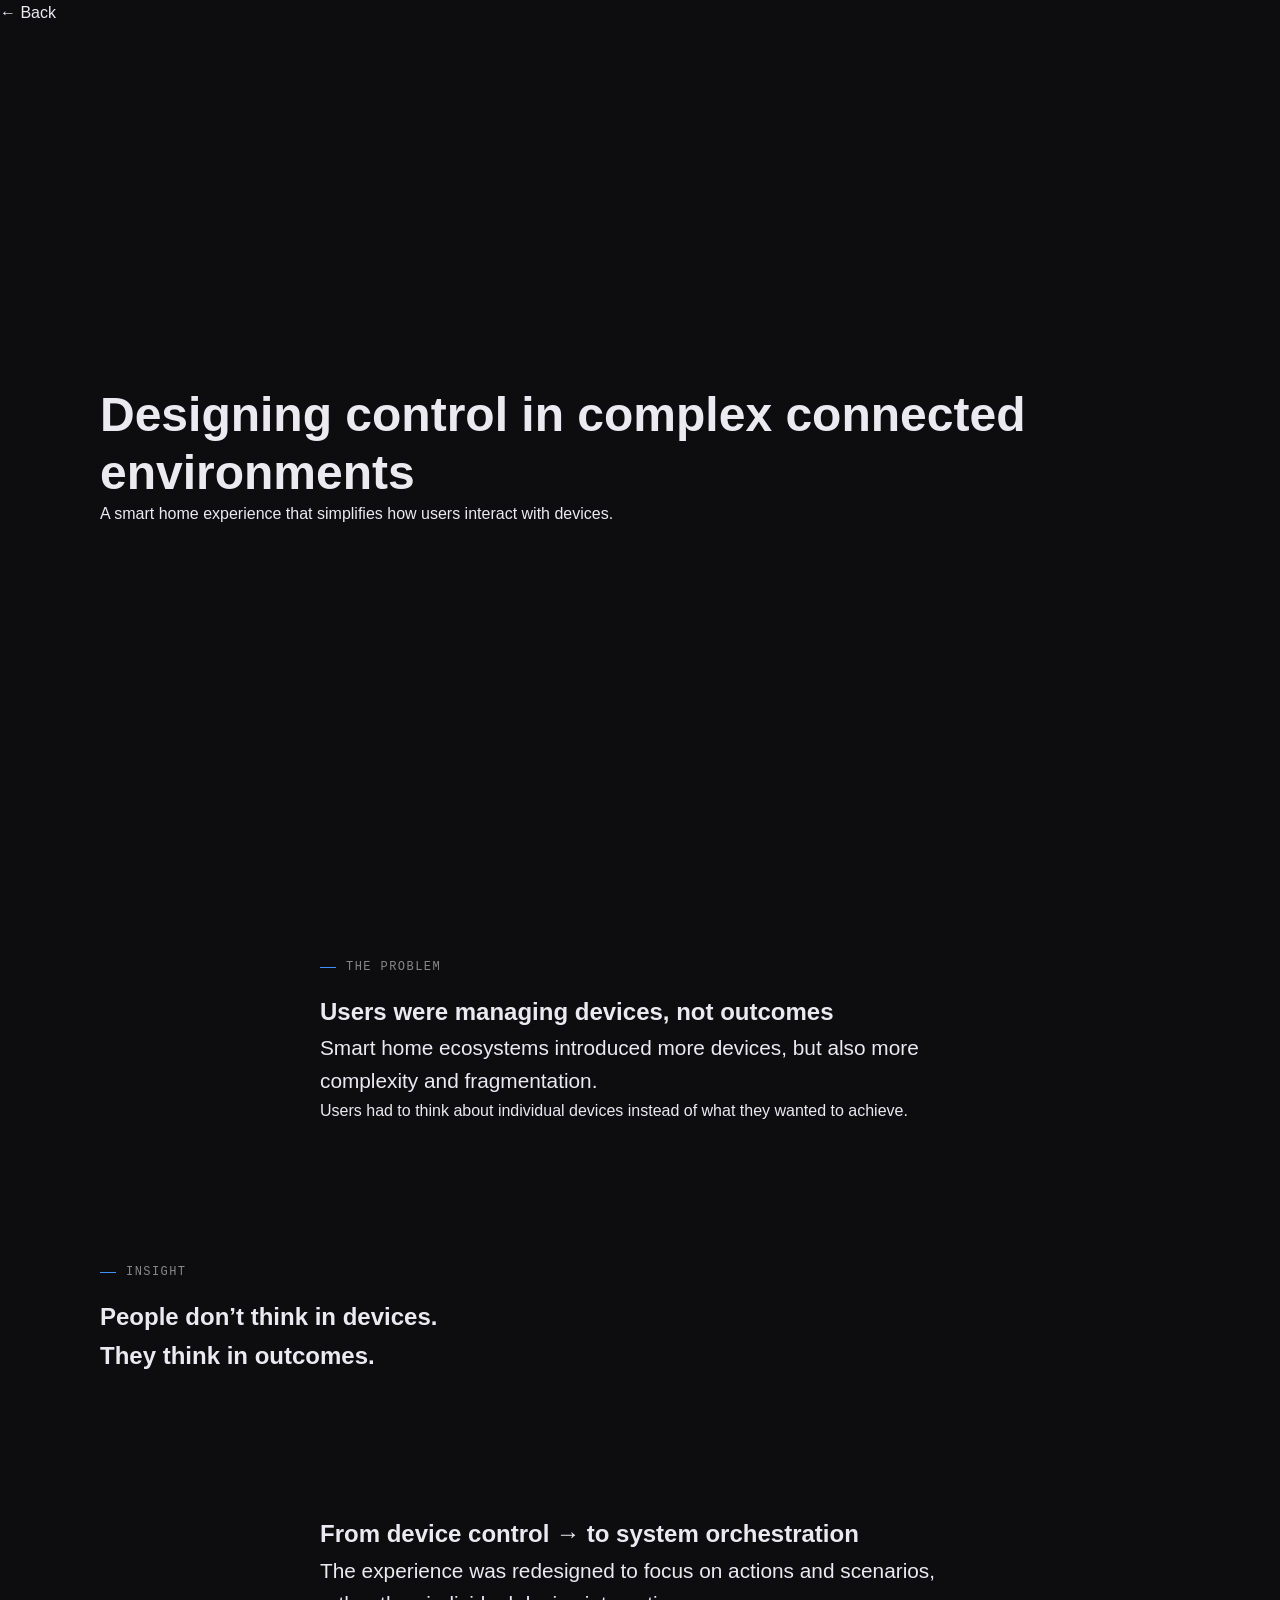
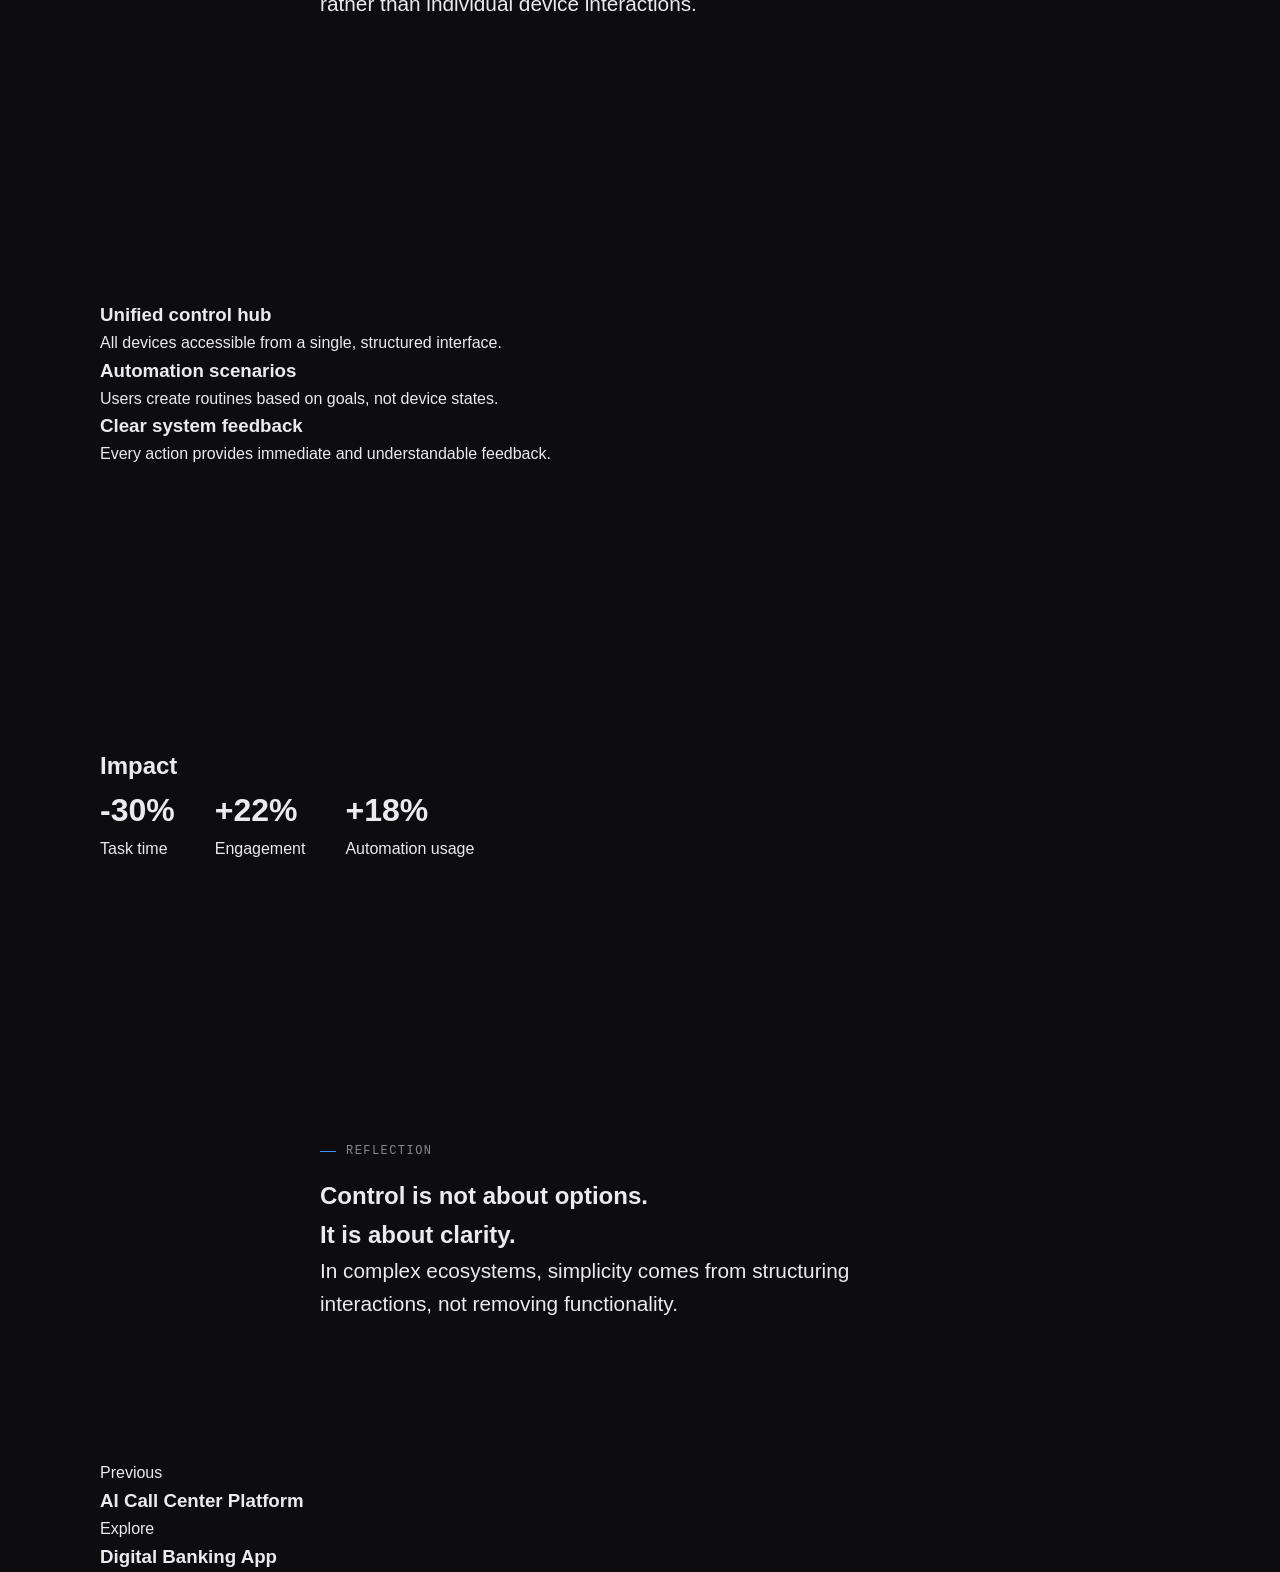
<file: case-smart-home.html>
<!DOCTYPE html>
<html lang="en">
<head>
<meta charset="UTF-8"/>
<meta name="viewport" content="width=device-width, initial-scale=1.0"/>
<title>Smart Home App</title>
<link rel="stylesheet" href="styles.css"/>
<link rel="stylesheet" href="case-extensions.css"/>
</head>

<body>
  
<a href="index.html" class="back-nav">← Back</a>
<div class="page-transition"></div>
<div class="scroll-progress"></div>

  
<section class="case-hero">
  <div class="container">
    <h1 class="xl">
      Designing control in complex connected environments
    </h1>
    <p class="subtitle">
      A smart home experience that simplifies how users interact with devices.
    </p>
  </div>
</section>

<section class="case-section dark">
  <div class="container narrow">

    <p class="eyebrow">The problem</p>

    <h2>
      Users were managing devices, not outcomes
    </h2>

    <p class="large">
      Smart home ecosystems introduced more devices,
      but also more complexity and fragmentation.
    </p>

    <p class="muted">
      Users had to think about individual devices instead of what they wanted to achieve.
    </p>

  </div>
</section>

<section class="case-sticky">
  <div class="container sticky-box">

    <p class="eyebrow">Insight</p>

    <h2>
      People don’t think in devices.
      <br>
      They think in outcomes.
    </h2>

  </div>
</section>

<section class="case-section">
  <div class="container narrow">

    <h2>
      From device control → to system orchestration
    </h2>

    <p class="large">
      The experience was redesigned to focus on actions and scenarios,
      rather than individual device interactions.
    </p>

  </div>
</section>

<section class="case-section">
  <div class="container">

    <div class="feature">
      <h3>Unified control hub</h3>
      <p>
        All devices accessible from a single, structured interface.
      </p>
    </div>

    <div class="feature">
      <h3>Automation scenarios</h3>
      <p>
        Users create routines based on goals, not device states.
      </p>
    </div>

    <div class="feature">
      <h3>Clear system feedback</h3>
      <p>
        Every action provides immediate and understandable feedback.
      </p>
    </div>

  </div>
</section>

<section class="case-section dark">
  <div class="container">

    <h2>Impact</h2>

    <div class="metrics">
      <div><strong>-30%</strong><span>Task time</span></div>
      <div><strong>+22%</strong><span>Engagement</span></div>
      <div><strong>+18%</strong><span>Automation usage</span></div>
    </div>

  </div>
</section>

<section class="case-section">
  <div class="container narrow">

    <p class="eyebrow">Reflection</p>

    <h2>
      Control is not about options.
      <br>
      It is about clarity.
    </h2>

    <p class="large">
      In complex ecosystems, simplicity comes from structuring interactions,
      not removing functionality.
    </p>

  </div>
</section>

<section class="case-nav container">
  <div class="case-links">

    <a href="case-ai.html" class="case-link">
      <span>Previous</span>
      <h3>AI Call Center Platform</h3>
    </a>

    <a href="case-banking.html" class="case-link">
      <span>Explore</span>
      <h3>Digital Banking App</h3>
    </a>

  </div>
</section>
  

</body>
</html>
</file>
<file: styles.css>
/* ============================================================
   IRINA SHYTSIK — Design System v3.0
   Precision & Trust | Premium Dark Portfolio
   ============================================================ */

/* ── Google Fonts loaded in HTML ── */

:root {
  /* ── Surfaces ── */
  --bg-base:      #0d0d10;
  --bg-raised:    #111115;
  --bg-elevated:  #17171c;
  --bg-overlay:   #1c1c22;

  /* ── Borders ── */
  --border-dim:   rgba(255,255,255,0.042);
  --border-soft:  rgba(255,255,255,0.08);
  --border-mid:   rgba(255,255,255,0.12);

  /* ── Text ── */
  --text-1: #eaeaf0;
  --text-2: #888898;
  --text-3: #404050;
  --text-4: #282832;

  /* ── Accent (per-page override) ── */
  --accent:       #4090ff;
  --accent-rgb:   64, 144, 255;
  --accent-glow:  rgba(64,144,255,0.14);
  --accent-dim:   rgba(64,144,255,0.07);

  /* ── Static palette ── */
  --blue:   #4090ff;  --blue-rgb:   64,144,255;
  --purple: #9060f0;  --purple-rgb: 144,96,240;
  --green:  #18cc7e;  --green-rgb:  24,204,126;

  /* ── Typography ── */
  --font-sans:    'Inter', -apple-system, BlinkMacSystemFont, 'Helvetica Neue', sans-serif;
  --font-body:    'Inter', sans-serif;
  --font-mono:    'JetBrains Mono', 'DM Mono', monospace;

  /* ── Motion ── */
  --ease-soft:   cubic-bezier(0.25, 0.1, 0.25, 1);
  --ease-out:    cubic-bezier(0.0,  0.0, 0.2,  1);
  --ease-expo:   cubic-bezier(0.16, 1,   0.3,  1);
  --ease-in:     cubic-bezier(0.4,  0,   1,    1);

  /* ── Radius ── */
  --r-xs: 5px;
  --r-sm: 8px;
  --r-md: 12px;
  --r-lg: 18px;
  --r-xl: 24px;
  --r-2xl: 32px;
}

/* Per-page accent overrides */
.page-banking   { --accent:#4090ff; --accent-rgb:64,144,255;  --accent-glow:rgba(64,144,255,0.14); --accent-dim:rgba(64,144,255,0.07); }
.page-ai        { --accent:#9060f0; --accent-rgb:144,96,240;  --accent-glow:rgba(144,96,240,0.14); --accent-dim:rgba(144,96,240,0.07); }
.page-smarthome { --accent:#18cc7e; --accent-rgb:24,204,126;  --accent-glow:rgba(24,204,126,0.14); --accent-dim:rgba(24,204,126,0.07); }

/* ── Reset ── */
*, *::before, *::after { box-sizing: border-box; margin: 0; padding: 0; }
html { scroll-behavior: smooth; text-size-adjust: 100%; }
body {
  background: var(--bg-base);
  color: var(--text-1);
  font-family: var(--font-body);
  font-size: 16px;
  line-height: 1.6;
  -webkit-font-smoothing: antialiased;
  -moz-osx-font-smoothing: grayscale;
  overflow-x: hidden;
}
a  { color: inherit; text-decoration: none; }
ul { list-style: none; }
img { display: block; max-width: 100%; }

/* ── Progress Bar ── */
#progress-bar {
  position: fixed; top: 0; left: 0;
  height: 1px; width: 0%;
  background: var(--accent);
  z-index: 1000;
  pointer-events: none;
  transition: width 0.06s linear;
  /* no glow — cleaner */
}

/* ── Page Transition Overlay ── */
#page-overlay {
  position: fixed; inset: 0;
  background: var(--bg-base);
  z-index: 900;
  transform: translateY(100%);
  pointer-events: none;
  will-change: transform;
}

/* ── Custom Cursor ── */
#cursor {
  position: fixed;
  width: 6px; height: 6px;
  border-radius: 50%;
  background: var(--accent);
  pointer-events: none;
  z-index: 9999;
  transform: translate(-50%,-50%);
  will-change: left, top, width, height;
  transition: width 0.4s var(--ease-expo),
              height 0.4s var(--ease-expo),
              opacity 0.3s var(--ease-soft),
              background 0.3s;
}
#cursor.hover {
  width: 32px; height: 32px;
  background: transparent;
  border: 1px solid rgba(var(--accent-rgb), 0.5);
}
#cursor.hidden { opacity: 0; }

/* ────────────────────────────────────────
   NAVIGATION
──────────────────────────────────────── */
.nav {
  position: fixed; top: 0; left: 0; right: 0;
  z-index: 200;
  padding: 22px 44px;
  display: flex; align-items: center; justify-content: space-between;
  transition: padding 0.4s var(--ease-expo),
              background 0.5s var(--ease-soft);
}
.nav--scrolled {
  padding: 14px 44px;
  background: rgba(13,13,16,0.82);
  backdrop-filter: blur(24px) saturate(180%);
  -webkit-backdrop-filter: blur(24px) saturate(180%);
  border-bottom: 1px solid var(--border-dim);
}

.nav__logo {
  font-family: var(--font-sans);
  font-size: 0.9375rem; font-weight: 600;
  letter-spacing: -0.3px; color: var(--text-1);
  display: flex; align-items: center; gap: 8px;
  user-select: none;
}
.nav__logo-mark {
  width: 22px; height: 22px; border-radius: 6px;
  background: var(--accent-dim);
  border: 1px solid rgba(var(--accent-rgb), 0.2);
  display: flex; align-items: center; justify-content: center;
}
.nav__logo-mark-dot {
  width: 5px; height: 5px; border-radius: 50%;
  background: var(--accent);
}

.nav__links {
  display: flex; align-items: center; gap: 36px;
}
.nav__links a {
  font-size: 0.8125rem; font-weight: 400;
  color: var(--text-2); letter-spacing: 0.1px;
  transition: color 0.2s var(--ease-soft);
  position: relative;
}
.nav__links a:hover { color: var(--text-1); }

.nav__back {
  display: flex; align-items: center; gap: 7px;
  font-size: 0.8125rem; font-weight: 400;
  color: var(--text-2);
  transition: color 0.2s var(--ease-soft);
}
.nav__back svg { transition: transform 0.3s var(--ease-expo); }
.nav__back:hover { color: var(--text-1); }
.nav__back:hover svg { transform: translateX(-3px); }

.nav__mobile-btn {
  display: none; cursor: pointer;
  width: 26px; height: 16px; position: relative;
}
.nav__mobile-btn span {
  position: absolute; left: 0; right: 0; height: 1px;
  background: var(--text-2); border-radius: 1px;
  transition: all 0.35s var(--ease-expo);
}
.nav__mobile-btn span:nth-child(1) { top: 0; }
.nav__mobile-btn span:nth-child(2) { top: 50%; transform: translateY(-50%); width: 70%; }
.nav__mobile-btn span:nth-child(3) { bottom: 0; width: 85%; }
.nav__mobile-btn.open span:nth-child(1) { top: 50%; transform: translateY(-50%) rotate(45deg); }
.nav__mobile-btn.open span:nth-child(2) { opacity: 0; transform: translateY(-50%) scaleX(0); }
.nav__mobile-btn.open span:nth-child(3) { bottom: 50%; transform: translateY(50%) rotate(-45deg); width: 100%; }

.mobile-nav {
  position: fixed; inset: 0;
  background: var(--bg-base);
  z-index: 150;
  display: flex; align-items: center; justify-content: center;
  opacity: 0; pointer-events: none;
  transition: opacity 0.3s var(--ease-soft);
}
.mobile-nav.open { opacity: 1; pointer-events: all; }
.mobile-nav__links { display: flex; flex-direction: column; gap: 32px; text-align: center; }
.mobile-nav__links a {
  font-family: var(--font-sans); font-size: 2rem; font-weight: 600;
  color: var(--text-3); letter-spacing: -0.5px;
  transition: color 0.2s;
}
.mobile-nav__links a:hover { color: var(--text-1); }

/* ────────────────────────────────────────
   LAYOUT
──────────────────────────────────────── */
.container { max-width: 1160px; margin: 0 auto; padding: 0 40px; }
.section   { padding: 148px 0; }
.section--sm { padding: 96px 0; }

/* ────────────────────────────────────────
   TYPE SCALE
──────────────────────────────────────── */
.t-hero {
  font-family: var(--font-sans);
  font-size: clamp(3.8rem, 8.5vw, 8.5rem);
  font-weight: 700;
  line-height: 0.92;
  letter-spacing: -0.04em;
  color: var(--text-1);
}
.t-hero em { font-style: normal; color: var(--text-3); }

.t-xl {
  font-family: var(--font-sans);
  font-size: clamp(2.4rem, 5vw, 4.2rem);
  font-weight: 700;
  line-height: 0.96;
  letter-spacing: -0.03em;
  color: var(--text-1);
}

.t-lg {
  font-family: var(--font-sans);
  font-size: clamp(1.6rem, 3.2vw, 2.6rem);
  font-weight: 700;
  line-height: 1.06;
  letter-spacing: -0.02em;
  color: var(--text-1);
}

.t-md {
  font-family: var(--font-sans);
  font-size: clamp(1.1rem, 2vw, 1.5rem);
  font-weight: 600;
  line-height: 1.2;
  letter-spacing: -0.02em;
  color: var(--text-1);
}

.t-base { font-size: 0.9375rem; line-height: 1.78; color: var(--text-2); }
.t-sm   { font-size: 0.8125rem; line-height: 1.7;  color: var(--text-2); }

.mono {
  font-family: var(--font-mono);
  font-size: 0.6875rem;
  letter-spacing: 0.08em;
  text-transform: uppercase;
  color: var(--text-3);
}
.mono--accent { color: var(--accent); }

/* Eyebrow label */
.eyebrow {
  display: flex; align-items: center; gap: 10px;
  font-family: var(--font-mono); font-size: 0.625rem;
  letter-spacing: 0.12em; text-transform: uppercase;
  color: var(--accent); margin-bottom: 20px;
}
.eyebrow::before {
  content: ''; display: block; width: 16px; height: 1px;
  background: var(--accent); flex-shrink: 0;
}

/* ────────────────────────────────────────
   BUTTONS
──────────────────────────────────────── */
.btn {
  display: inline-flex; align-items: center; gap: 7px;
  font-family: var(--font-body); font-size: 0.8125rem; font-weight: 500;
  padding: 11px 20px; border-radius: var(--r-sm);
  border: 1px solid transparent; cursor: pointer;
  transition: background 0.25s var(--ease-soft),
              border-color 0.25s var(--ease-soft),
              box-shadow 0.25s var(--ease-soft),
              transform 0.25s var(--ease-expo);
  letter-spacing: 0.01em;
  user-select: none;
  position: relative;
}
.btn svg { flex-shrink: 0; transition: transform 0.3s var(--ease-expo); }
.btn:hover svg { transform: translateX(2px); }

.btn--primary {
  background: var(--accent);
  color: #fff; border-color: var(--accent);
}
.btn--primary:hover {
  box-shadow: 0 0 0 3px rgba(var(--accent-rgb), 0.18);
  transform: translateY(-1px);
}
.btn--primary:active { transform: translateY(0); }

.btn--outline {
  background: transparent;
  color: var(--text-1); border-color: var(--border-soft);
}
.btn--outline:hover {
  background: var(--bg-elevated);
  border-color: var(--border-mid);
}

.btn--ghost {
  background: transparent; color: var(--text-2);
  border-color: transparent; padding-left: 0;
}
.btn--ghost:hover { color: var(--text-1); }

/* Availability pill */
.avail {
  display: inline-flex; align-items: center; gap: 7px;
  padding: 5px 13px; border-radius: 100px;
  border: 1px solid var(--border-soft);
  background: var(--bg-raised);
  font-family: var(--font-mono); font-size: 0.6rem;
  letter-spacing: 0.1em; text-transform: uppercase;
  color: var(--text-2);
}
.avail__dot {
  width: 5px; height: 5px; border-radius: 50%;
  background: var(--green);
  box-shadow: 0 0 5px rgba(24,204,126,0.7);
  animation: avail-blink 2.2s ease-in-out infinite;
}
@keyframes avail-blink { 0%,100%{opacity:1} 50%{opacity:.3} }

/* ────────────────────────────────────────
   HERO — HOMEPAGE
──────────────────────────────────────── */
.hero {
  position: relative; min-height: 100vh;
  display: flex; align-items: center;
  padding: 140px 0 100px; overflow: hidden;
}

.hero__bg {
  position: absolute; inset: 0; pointer-events: none; z-index: 0;
}

/* Subtle dot-grid — much lighter than before */
.hero__grid {
  position: absolute; inset: 0;
  background-image: radial-gradient(circle, rgba(255,255,255,0.06) 1px, transparent 1px);
  background-size: 40px 40px;
  mask-image: radial-gradient(ellipse 65% 55% at 60% 38%, black, transparent 80%);
}

/* Single, restrained glow orb */
.hero__glow {
  position: absolute; border-radius: 50%; filter: blur(110px);
  width: 720px; height: 520px;
  background: radial-gradient(circle, rgba(var(--blue-rgb),0.045) 0%, transparent 65%);
  top: -160px; right: -200px; pointer-events: none;
}

.hero__inner {
  position: relative; z-index: 1;
  display: grid; grid-template-columns: 1fr 1fr;
  gap: 80px; align-items: center;
}
.hero__left { display: flex; flex-direction: column; gap: 22px; }

.hero__name { /* uses .t-hero */ }

.hero__role {
  font-family: var(--font-mono); font-size: 0.6875rem;
  letter-spacing: 0.12em; text-transform: uppercase;
  color: var(--text-3); margin-top: -4px;
}

.hero__value {
  font-size: clamp(0.9375rem, 1.6vw, 1.125rem);
  font-weight: 400; line-height: 1.75;
  color: var(--text-2); max-width: 400px;
}

.hero__stats {
  display: flex; gap: 40px;
  padding-top: 24px;
  border-top: 1px solid var(--border-dim);
}
.hero__stat-val {
  font-family: var(--font-sans);
  font-size: clamp(1.5rem, 3vw, 2.4rem);
  font-weight: 700; letter-spacing: -0.035em; line-height: 1;
}
.hero__stat-val .c-blue   { color: var(--blue); }
.hero__stat-val .c-green  { color: var(--green); }
.hero__stat-val .c-purple { color: var(--purple); }
.hero__stat-label {
  font-family: var(--font-mono); font-size: 0.6rem;
  letter-spacing: 0.1em; text-transform: uppercase;
  color: var(--text-3); margin-top: 5px;
}

.hero__actions { display: flex; gap: 10px; margin-top: 4px; }

/* Hero visual — floating cards */
.hero__visual {
  position: relative; height: 460px;
  display: flex; align-items: center; justify-content: center;
}

.hcard {
  position: absolute;
  background: var(--bg-elevated);
  border: 1px solid var(--border-soft);
  border-radius: var(--r-lg); padding: 20px;
  box-shadow: 0 20px 60px rgba(0,0,0,0.45), 0 1px 0 rgba(255,255,255,0.04) inset;
}
.hcard--main   { width: 248px; top:50%; left:50%; transform:translate(-50%,-50%); z-index:3; }
.hcard--upper  { width: 178px; top:8%;  right:2%; transform:rotate(2deg);  z-index:2; opacity:.82; }
.hcard--lower  { width: 158px; bottom:6%; left:6%; transform:rotate(-3deg); z-index:1; opacity:.66; }

.hcard__tag {
  font-family: var(--font-mono); font-size: 0.575rem;
  letter-spacing: 0.12em; text-transform: uppercase;
  color: var(--blue); margin-bottom: 7px;
}
.hcard__value {
  font-family: var(--font-sans); font-size: 1.375rem;
  font-weight: 700; letter-spacing: -0.03em;
  color: var(--text-1); margin-bottom: 3px;
  line-height: 1.1;
}
.hcard__sub { font-size: 0.75rem; color: var(--text-2); }

.hcard__chart {
  display: flex; align-items: flex-end; gap: 3px;
  height: 32px; margin-top: 12px;
}
.hb { flex: 1; border-radius: 2px 2px 0 0; background: var(--border-soft); }
.hb--a { background: rgba(var(--blue-rgb),0.65); }
.hb--b { background: rgba(var(--blue-rgb),0.38); }

.hcard__prog { height: 2px; background: var(--border-dim); border-radius: 2px; margin-top: 12px; overflow: hidden; }
.hcard__prog-fill { height: 100%; width: 63%; background: var(--blue); border-radius: 2px; }

.hl { height: 5px; background: var(--border-soft); border-radius: 3px; margin-bottom: 5px; }
.hl:last-child { width: 54%; }

/* Scroll cue */
.hero__scroll {
  position: absolute; bottom: 40px; left: 50%;
  transform: translateX(-50%);
  display: flex; flex-direction: column; align-items: center; gap: 8px;
  z-index: 2;
}
.hero__scroll-line {
  width: 1px; height: 44px;
  background: linear-gradient(to bottom, var(--accent), transparent);
  animation: scrollcue 2.8s ease-in-out infinite;
}
@keyframes scrollcue {
  0%   { opacity:0; transform:scaleY(0); transform-origin:top; }
  40%  { opacity:1; transform:scaleY(1); transform-origin:top; }
  60%  { opacity:1; transform:scaleY(1); transform-origin:bottom; }
  100% { opacity:0; transform:scaleY(0); transform-origin:bottom; }
}
.hero__scroll-word {
  font-family: var(--font-mono); font-size: 0.575rem;
  letter-spacing: 0.2em; text-transform: uppercase;
  color: var(--text-3);
}

/* ────────────────────────────────────────
   CASE CARDS (homepage)
──────────────────────────────────────── */
.cases-header {
  display: flex; align-items: flex-end;
  justify-content: space-between; margin-bottom: 56px;
}

.cases-grid {
  display: grid; grid-template-columns: repeat(3,1fr); gap: 14px;
}

.case-card {
  background: var(--bg-raised);
  border: 1px solid var(--border-dim);
  border-radius: var(--r-xl); padding: 28px;
  overflow: hidden; cursor: pointer;
  display: flex; flex-direction: column;
  position: relative;
  transition: border-color 0.35s var(--ease-soft),
              box-shadow    0.35s var(--ease-soft);
  will-change: transform;
}
.case-card:hover {
  border-color: var(--border-soft);
  box-shadow: 0 24px 64px rgba(0,0,0,0.38);
}

.case-card--trust       { --cc: var(--blue);   --cc-rgb: var(--blue-rgb); }
.case-card--intelligence{ --cc: var(--purple);  --cc-rgb: var(--purple-rgb); }
.case-card--control     { --cc: var(--green);   --cc-rgb: var(--green-rgb); }

/* Radial glow follows cursor — JS injects inline bg */
.case-card__glow {
  position: absolute; inset: 0; border-radius: inherit;
  pointer-events: none; opacity: 0; z-index: 0;
  transition: opacity 0.4s var(--ease-soft);
}
.case-card:hover .case-card__glow { opacity: 1; }

.case-card__body { position: relative; z-index: 1; display: flex; flex-direction: column; flex: 1; }

/* Thumbnail mockup */
.case-card__thumb {
  width: 100%; height: 158px;
  border-radius: var(--r-md);
  background: var(--bg-elevated);
  border: 1px solid var(--border-dim);
  overflow: hidden; position: relative;
  margin-bottom: 22px; flex-shrink: 0;
}

.case-card__num {
  font-family: var(--font-mono); font-size: 0.575rem;
  letter-spacing: 0.12em; color: var(--text-3); margin-bottom: 8px;
}
.case-card__tag {
  display: inline-flex; align-items: center;
  font-family: var(--font-mono); font-size: 0.575rem;
  letter-spacing: 0.1em; text-transform: uppercase;
  color: var(--cc);
  border: 1px solid rgba(var(--cc-rgb), 0.22);
  background: rgba(var(--cc-rgb), 0.07);
  padding: 3px 9px; border-radius: 100px;
  margin-bottom: 12px;
}
.case-card__title {
  font-family: var(--font-sans);
  font-size: 1.125rem; font-weight: 600;
  letter-spacing: -0.025em;
  color: var(--text-1); margin-bottom: 9px; line-height: 1.25;
}
.case-card__desc { font-size: 0.8125rem; color: var(--text-2); line-height: 1.68; flex: 1; }

.case-card__foot {
  display: flex; align-items: center; justify-content: space-between;
  margin-top: 20px; padding-top: 18px;
  border-top: 1px solid var(--border-dim);
}
.case-card__metrics { display: flex; gap: 18px; }
.case-card__mval {
  font-family: var(--font-sans); font-size: 0.9375rem; font-weight: 700;
  letter-spacing: -0.02em; color: var(--cc); line-height: 1;
}
.case-card__mlbl {
  font-family: var(--font-mono); font-size: 0.55rem;
  letter-spacing: 0.08em; text-transform: uppercase;
  color: var(--text-3); margin-top: 3px;
}
.case-card__arrow {
  width: 28px; height: 28px; border-radius: 50%;
  border: 1px solid var(--border-soft);
  display: flex; align-items: center; justify-content: center;
  color: var(--text-3); flex-shrink: 0;
  transition: background 0.3s var(--ease-soft),
              border-color 0.3s var(--ease-soft),
              color 0.3s, box-shadow 0.3s;
}
.case-card:hover .case-card__arrow {
  background: var(--cc); border-color: var(--cc); color: #fff;
  box-shadow: 0 0 14px rgba(var(--cc-rgb), 0.35);
}

/* Mini thumb mockups */
.tm { position: absolute; inset: 0; padding: 12px; display: flex; flex-direction: column; gap: 6px; }
.tm__bar  { height: 2px; border-radius: 2px; width: 36%; background: rgba(var(--cc-rgb),0.45); }
.tm__row  { display: flex; align-items: center; gap: 6px; }
.tm__dot  { width: 16px; height: 16px; border-radius: 50%; background: var(--bg-overlay); border: 1px solid var(--border-dim); flex-shrink: 0; }
.tm__lines{ flex: 1; display: flex; flex-direction: column; gap: 3.5px; }
.tm__line { height: 3px; background: var(--border-soft); border-radius: 2px; }
.tm__line--70{width:70%} .tm__line--50{width:50%} .tm__line--38{width:38%}
.tm__block{ height: 34px; background: var(--bg-overlay); border-radius: var(--r-sm); border: 1px solid var(--border-dim); overflow: hidden; position: relative; }
.tm__block::after{ content:''; position:absolute; left:0;top:0;bottom:0; width:58%; background:rgba(var(--cc-rgb),0.22); border-radius:inherit; }
.tm__bars { display: flex; align-items: flex-end; gap: 2.5px; height: 34px; width: 100%; }
.tm__b    { flex: 1; background: var(--border-soft); border-radius: 2px 2px 0 0; }
.tm__b--a { background: rgba(var(--cc-rgb),0.5); }

/* ────────────────────────────────────────
   EXPERTISE
──────────────────────────────────────── */
.expertise {
  background: var(--bg-raised);
  border-top: 1px solid var(--border-dim);
  border-bottom: 1px solid var(--border-dim);
}
.expertise__grid {
  display: grid; grid-template-columns: repeat(4,1fr);
  gap: 1px; background: var(--border-dim);
  border-radius: var(--r-xl); overflow: hidden; margin-top: 56px;
}
.exp-item {
  background: var(--bg-raised); padding: 28px 24px;
  transition: background 0.3s var(--ease-soft);
}
.exp-item:hover { background: var(--bg-elevated); }
.exp-item__icon {
  width: 34px; height: 34px; border-radius: var(--r-sm);
  background: var(--bg-overlay); border: 1px solid var(--border-soft);
  display: flex; align-items: center; justify-content: center;
  color: var(--accent); margin-bottom: 18px;
}
.exp-item__title {
  font-family: var(--font-sans); font-size: 0.9375rem; font-weight: 600;
  letter-spacing: -0.01em; color: var(--text-1); margin-bottom: 9px;
}
.exp-item__body { font-size: 0.8125rem; color: var(--text-2); line-height: 1.68; margin-bottom: 14px; }
.exp-item__tags { display: flex; flex-wrap: wrap; gap: 4px; }
.exp-tag {
  font-family: var(--font-mono); font-size: 0.575rem; letter-spacing: 0.05em;
  color: var(--text-3); border: 1px solid var(--border-dim);
  padding: 3px 7px; border-radius: 4px;
}

/* ────────────────────────────────────────
   PROCESS TABS
──────────────────────────────────────── */
.process-layout {
  display: grid; grid-template-columns: 1fr 2fr; gap: 72px; align-items: start;
}
.process-tabs { position: sticky; top: 110px; display: flex; flex-direction: column; gap: 1px; }
.ptab {
  display: flex; align-items: flex-start; gap: 12px;
  padding: 16px 14px; border-radius: var(--r-md); cursor: pointer;
  transition: background 0.2s var(--ease-soft);
}
.ptab:hover, .ptab.active { background: var(--bg-elevated); }
.ptab__num {
  font-family: var(--font-mono); font-size: 0.575rem; letter-spacing: 0.1em;
  color: var(--text-3); padding-top: 3px; flex-shrink: 0;
  transition: color 0.2s;
}
.ptab.active .ptab__num { color: var(--accent); }
.ptab__title {
  font-family: var(--font-sans); font-size: 0.9375rem; font-weight: 500;
  color: var(--text-2); letter-spacing: -0.01em;
  transition: color 0.2s;
}
.ptab.active .ptab__title { color: var(--text-1); }
.ptab__body {
  font-size: 0.8125rem; color: var(--text-3); line-height: 1.65; margin-top: 4px;
  max-height: 0; overflow: hidden; transition: max-height 0.35s var(--ease-expo);
}
.ptab.active .ptab__body { max-height: 80px; }

.pdesc { display: none; }
.pdesc.active { display: block; animation: pdfade 0.45s var(--ease-expo) both; }
@keyframes pdfade { from{opacity:0; transform:translateY(14px)} to{opacity:1; transform:translateY(0)} }
.pdesc__title {
  font-family: var(--font-sans); font-size: clamp(1.4rem,2.8vw,2rem);
  font-weight: 700; letter-spacing: -0.03em; color: var(--text-1);
  margin-bottom: 18px; line-height: 1.1;
}
.pdesc__body  { font-size: 0.9375rem; color: var(--text-2); line-height: 1.8; margin-bottom: 24px; }
.pdesc__visual {
  height: 160px; background: var(--bg-elevated);
  border: 1px solid var(--border-soft); border-radius: var(--r-lg);
  position: relative; overflow: hidden;
  display: flex; align-items: center; justify-content: center;
  font-family: var(--font-mono); font-size: 0.625rem;
  letter-spacing: 0.12em; text-transform: uppercase; color: var(--text-3);
}
.pdesc__visual::before {
  content: ''; position: absolute; inset: 0;
  background: radial-gradient(ellipse at 50% 50%, var(--accent-dim) 0%, transparent 70%);
}

/* ────────────────────────────────────────
   ABOUT
──────────────────────────────────────── */
.about-layout { display: grid; grid-template-columns: 300px 1fr; gap: 72px; align-items: start; }
.about__frame {
  width: 100%; aspect-ratio: 3/4;
  background: var(--bg-elevated); border-radius: var(--r-xl);
  border: 1px solid var(--border-soft);
  display: flex; align-items: center; justify-content: center; position: relative; overflow: hidden;
}
.about__initials {
  font-family: var(--font-sans); font-size: 4.5rem; font-weight: 700;
  color: var(--text-4); letter-spacing: -0.04em; user-select: none;
}
.about__badge {
  position: absolute; bottom: 14px; left: 14px; right: 14px;
  background: rgba(13,13,16,0.78); backdrop-filter: blur(12px);
  border: 1px solid var(--border-soft); border-radius: var(--r-md);
  padding: 11px 14px;
}
.about__badge-role { font-family: var(--font-sans); font-size: 0.8125rem; font-weight: 600; color: var(--text-1); }
.about__badge-sub  { font-family: var(--font-mono); font-size: 0.575rem; letter-spacing: 0.08em; color: var(--text-3); text-transform: uppercase; margin-top: 2px; }

.about__bio { font-size: 1rem; font-weight: 400; line-height: 1.82; color: var(--text-2); margin-bottom: 18px; }
.about__bio strong { color: var(--text-1); font-weight: 500; }

.about__skills {
  display: grid; grid-template-columns: repeat(3,1fr); gap: 28px;
  margin-top: 44px; padding-top: 44px; border-top: 1px solid var(--border-dim);
}
.sk-group h4 {
  font-family: var(--font-mono); font-size: 0.575rem; letter-spacing: 0.12em;
  text-transform: uppercase; color: var(--accent); margin-bottom: 13px;
}
.sk-item {
  font-size: 0.8125rem; color: var(--text-2); padding: 7px 0;
  border-bottom: 1px solid var(--border-dim);
  transition: color 0.2s;
}
.sk-item:hover { color: var(--text-1); }

/* ────────────────────────────────────────
   CONTACT (home)
──────────────────────────────────────── */
.contact-block { text-align: center; }
.contact-block__title {
  font-family: var(--font-sans);
  font-size: clamp(2.8rem, 6.5vw, 6rem);
  font-weight: 700; letter-spacing: -0.04em; line-height: 0.92;
  color: var(--text-1); margin: 18px 0;
}
.contact-block__title .accent-w { color: var(--blue); }
.contact-block__sub { font-size: 1rem; color: var(--text-2); margin-bottom: 6px; }
.contact-block__actions { display: flex; align-items: center; justify-content: center; gap: 10px; margin-top: 32px; }
.contact-block__links { display: flex; align-items: center; justify-content: center; gap: 40px; margin-top: 36px; flex-wrap: wrap; }
.contact-link {
  display: flex; align-items: center; gap: 8px;
  font-size: 0.8125rem; color: var(--text-2);
  border-bottom: 1px solid var(--border-soft); padding-bottom: 3px;
  transition: color 0.2s, border-color 0.2s;
}
.contact-link:hover { color: var(--accent); border-color: var(--accent); }

/* ────────────────────────────────────────
   FOOTER
──────────────────────────────────────── */
.footer {
  background: var(--bg-raised);
  border-top: 1px solid var(--border-dim);
  padding: 26px 0;
}
.footer__in { display: flex; align-items: center; justify-content: space-between; }
.footer__copy { font-family: var(--font-mono); font-size: 0.625rem; letter-spacing: 0.05em; color: var(--text-3); }
.footer__top  { font-family: var(--font-mono); font-size: 0.625rem; letter-spacing: 0.08em; color: var(--text-3); transition: color 0.2s; }
.footer__top:hover { color: var(--accent); }

/* ────────────────────────────────────────
   CASE STUDY PAGES
──────────────────────────────────────── */
.case-hero {
  position: relative; min-height: 88vh;
  display: flex; align-items: center;
  padding: 150px 0 80px; overflow: hidden;
}
.case-hero__bg { position: absolute; inset: 0; pointer-events: none; }
.case-hero__glow {
  position: absolute; border-radius: 50%; filter: blur(130px);
  width: 680px; height: 480px;
  background: radial-gradient(circle, var(--accent-dim) 0%, transparent 65%);
  top: -100px; left: -220px;
}
/* Noise — same, even lighter */
.case-hero__noise {
  position: absolute; inset: 0; opacity: 0.018;
  background-image: url("data:image/svg+xml,%3Csvg viewBox='0 0 256 256' xmlns='http://www.w3.org/2000/svg'%3E%3Cfilter id='n'%3E%3CfeTurbulence type='fractalNoise' baseFrequency='0.9' numOctaves='4' stitchTiles='stitch'/%3E%3C/filter%3E%3Crect width='100%25' height='100%25' filter='url(%23n)'/%3E%3C/svg%3E");
  background-size: 180px 180px;
}

.case-hero__inner { position: relative; z-index: 1; }

.case-hero__kicker { display: flex; align-items: center; gap: 10px; margin-bottom: 22px; }
.case-hero__idx    { font-family: var(--font-mono); font-size: 0.6rem; letter-spacing: 0.12em; color: var(--text-3); }
.case-hero__tag    {
  font-family: var(--font-mono); font-size: 0.575rem; letter-spacing: 0.1em; text-transform: uppercase;
  color: var(--accent); border: 1px solid rgba(var(--accent-rgb),0.28);
  background: var(--accent-dim); padding: 3px 10px; border-radius: 100px;
}

.case-hero__title {
  font-family: var(--font-sans);
  font-size: clamp(2.8rem,7.5vw,6.5rem);
  font-weight: 700; letter-spacing: -0.04em; line-height: 0.9;
  color: var(--text-1); max-width: 860px; margin-bottom: 22px;
}
.case-hero__desc {
  font-size: clamp(0.9375rem,1.7vw,1.125rem); font-weight: 400;
  color: var(--text-2); max-width: 500px; line-height: 1.78; margin-bottom: 48px;
}
.case-hero__metrics {
  display: flex; gap: 52px;
  padding: 26px 0; flex-wrap: wrap;
  border-top: 1px solid var(--border-dim);
  border-bottom: 1px solid var(--border-dim);
}
.cm__val {
  font-family: var(--font-sans); font-size: clamp(1.8rem,3.8vw,2.8rem);
  font-weight: 700; letter-spacing: -0.04em; color: var(--accent); line-height: 1;
}
.cm__label {
  font-family: var(--font-mono); font-size: 0.575rem;
  letter-spacing: 0.1em; text-transform: uppercase;
  color: var(--text-3); margin-top: 5px;
}

/* Full-width hero image */
.case-hero__image {
  width: 100%; height: 400px; background: var(--bg-elevated);
  border-radius: var(--r-2xl); border: 1px solid var(--border-soft);
  margin-top: 68px; overflow: hidden; position: relative;
}
.case-hero__image-in { position: absolute; inset: 0; display: flex; align-items: center; justify-content: center; padding: 28px; }

/* CASE BODY SECTIONS */
.cs {
  padding: 72px 0;
  border-top: 1px solid var(--border-dim);
}
.cs__label {
  display: flex; align-items: center; gap: 9px;
  font-family: var(--font-mono); font-size: 0.6rem; letter-spacing: 0.12em;
  text-transform: uppercase; color: var(--accent); margin-bottom: 18px;
}
.cs__label::before { content: ''; display: block; width: 14px; height: 1px; background: var(--accent); }
.cs__title {
  font-family: var(--font-sans); font-size: clamp(1.6rem,3.5vw,2.6rem);
  font-weight: 700; letter-spacing: -0.03em; line-height: 1.02;
  color: var(--text-1); margin-bottom: 20px;
}
.cs__body  { font-size: 0.9375rem; color: var(--text-2); line-height: 1.82; }
.cs__2col  { display: grid; grid-template-columns: 1fr 1fr; gap: 56px; align-items: start; }

/* Insight sticky block */
.insight-layout { display: grid; grid-template-columns: 1fr 1fr; gap: 56px; align-items: start; }
.insight-pin    { position: sticky; top: 110px; }
.insight-pin__title {
  font-family: var(--font-sans); font-size: clamp(1.3rem,2.6vw,2rem);
  font-weight: 700; letter-spacing: -0.025em;
  color: var(--text-1); line-height: 1.1; margin-bottom: 16px;
}
.insight-pin__body { font-size: 0.9375rem; color: var(--text-2); line-height: 1.82; }

.insight-list  { display: flex; flex-direction: column; gap: 12px; }
.insight-card  {
  background: var(--bg-elevated); border: 1px solid var(--border-dim);
  border-radius: var(--r-lg); padding: 22px;
  transition: border-color 0.25s var(--ease-soft),
              transform    0.3s  var(--ease-expo);
}
.insight-card:hover { border-color: var(--border-soft); transform: translateX(4px); }
.insight-card__num   { font-family: var(--font-mono); font-size: 0.575rem; letter-spacing: 0.1em; color: var(--accent); margin-bottom: 9px; }
.insight-card__title { font-family: var(--font-sans); font-size: 0.9375rem; font-weight: 600; color: var(--text-1); margin-bottom: 7px; }
.insight-card__body  { font-size: 0.8125rem; color: var(--text-2); line-height: 1.65; }

/* Solution grid */
.sol-grid { display: grid; grid-template-columns: repeat(3,1fr); gap: 12px; margin-top: 36px; }
.sol-card  {
  background: var(--bg-elevated); border: 1px solid var(--border-dim);
  border-radius: var(--r-lg); padding: 24px;
  transition: border-color 0.25s var(--ease-soft),
              transform    0.3s  var(--ease-expo),
              box-shadow   0.25s var(--ease-soft);
}
.sol-card:hover {
  border-color: rgba(var(--accent-rgb),0.28);
  transform: translateY(-3px);
  box-shadow: 0 16px 44px rgba(0,0,0,0.28);
}
.sol-card__icon {
  width: 32px; height: 32px; border-radius: var(--r-xs);
  background: var(--accent-dim); border: 1px solid rgba(var(--accent-rgb),0.22);
  display: flex; align-items: center; justify-content: center; color: var(--accent);
  margin-bottom: 14px;
}
.sol-card__title { font-family: var(--font-sans); font-size: 0.9375rem; font-weight: 600; color: var(--text-1); margin-bottom: 9px; }
.sol-card__body  { font-size: 0.8125rem; color: var(--text-2); line-height: 1.65; }

/* Impact grid */
.impact-grid {
  display: grid; grid-template-columns: repeat(3,1fr);
  gap: 1px; background: var(--border-dim);
  border-radius: var(--r-xl); overflow: hidden; margin-top: 36px;
}
.impact-cell { background: var(--bg-elevated); padding: 36px 24px; text-align: center; transition: background 0.25s; }
.impact-cell:hover { background: var(--bg-overlay); }
.impact-cell__val {
  font-family: var(--font-sans); font-size: clamp(2.2rem,4.5vw,3.5rem);
  font-weight: 700; letter-spacing: -0.04em; color: var(--accent);
  line-height: 1; margin-bottom: 10px;
}
.impact-cell__label { font-family: var(--font-mono); font-size: 0.575rem; letter-spacing: 0.1em; text-transform: uppercase; color: var(--text-3); margin-bottom: 9px; }
.impact-cell__desc  { font-size: 0.8125rem; color: var(--text-2); line-height: 1.62; }

/* Reflection */
.reflection {
  background: var(--bg-raised); border: 1px solid var(--border-dim);
  border-radius: var(--r-2xl); padding: 48px 52px;
}
.reflection__quote {
  font-family: var(--font-sans); font-size: clamp(1rem,2vw,1.4rem);
  font-weight: 500; font-style: italic;
  color: var(--text-2); line-height: 1.58; letter-spacing: -0.01em;
  border-left: 2px solid var(--accent); padding-left: 24px; margin-bottom: 20px;
}
.reflection__body { font-size: 0.9375rem; color: var(--text-2); line-height: 1.82; }

/* Next case */
.next-case { background: var(--bg-raised); border-top: 1px solid var(--border-dim); padding: 56px 0; }
.next-case__in { display: flex; align-items: center; justify-content: space-between; }
.next-case__lbl { font-family: var(--font-mono); font-size: 0.575rem; letter-spacing: 0.1em; text-transform: uppercase; color: var(--text-3); margin-bottom: 7px; }
.next-case__title {
  font-family: var(--font-sans); font-size: clamp(1.1rem,2.2vw,1.6rem);
  font-weight: 700; letter-spacing: -0.025em; color: var(--text-1);
  transition: color 0.2s;
}
.next-case__link:hover .next-case__title { color: var(--accent); }
.next-case__btn {
  width: 44px; height: 44px; border-radius: 50%;
  border: 1px solid var(--border-soft);
  display: flex; align-items: center; justify-content: center;
  color: var(--text-2);
  transition: background 0.28s var(--ease-soft),
              border-color 0.28s,
              color 0.2s,
              box-shadow 0.28s,
              transform 0.3s var(--ease-expo);
}
.next-case__link:hover .next-case__btn {
  background: var(--accent); border-color: var(--accent); color: #fff;
  box-shadow: 0 0 16px var(--accent-glow); transform: translateX(3px);
}

/* Visual block placeholders */
.vblock {
  width: 100%; background: var(--bg-elevated);
  border: 1px solid var(--border-soft); border-radius: var(--r-xl);
  overflow: hidden; position: relative;
}
.vblock--sm { height: 240px; }
.vblock--md { height: 330px; }
.vblock--lg { height: 420px; }
.vblock__in { position: absolute; inset: 0; display: flex; align-items: center; justify-content: center; padding: 24px; }

/* ────────────────────────────────────────
   REVEAL ANIMATIONS — refined, slower, subtler
──────────────────────────────────────── */
.reveal {
  opacity: 0;
  transform: translateY(20px);
  transition: opacity 0.9s var(--ease-expo),
              transform 0.9s var(--ease-expo);
}
.reveal.in-view { opacity: 1; transform: translateY(0); }

.reveal--left  { transform: translateX(-20px); }
.reveal--right { transform: translateX(20px); }
.reveal--left.in-view, .reveal--right.in-view { transform: translateX(0); }

.reveal--fade { transform: none; }
.reveal--fade.in-view { opacity: 1; }

/* Stagger delays */
.rd1 { transition-delay: 60ms;  }
.rd2 { transition-delay: 120ms; }
.rd3 { transition-delay: 180ms; }
.rd4 { transition-delay: 240ms; }
.rd5 { transition-delay: 300ms; }
.rd6 { transition-delay: 360ms; }

/* ────────────────────────────────────────
   RESPONSIVE
──────────────────────────────────────── */
@media (max-width: 1024px) {
  .hero__inner   { grid-template-columns: 1fr; }
  .hero__visual  { display: none; }
  .cases-grid    { grid-template-columns: 1fr 1fr; }
  .expertise__grid { grid-template-columns: repeat(2,1fr); }
  .about-layout  { grid-template-columns: 1fr; }
  .process-layout{ grid-template-columns: 1fr; }
  .process-tabs  { position: static; }
  .insight-layout{ grid-template-columns: 1fr; }
  .insight-pin   { position: static; }
  .cs__2col      { grid-template-columns: 1fr; gap: 36px; }
  .sol-grid      { grid-template-columns: 1fr 1fr; }
  .impact-grid   { grid-template-columns: 1fr 1fr; }
  .cases-header  { flex-direction: column; align-items: flex-start; gap: 16px; }
}
@media (max-width: 768px) {
  .nav { padding: 16px 20px; }
  .nav--scrolled { padding: 12px 20px; }
  .nav__links    { display: none; }
  .nav__mobile-btn { display: flex; }
  .container     { padding: 0 20px; }
  .section       { padding: 96px 0; }
  .cases-grid    { grid-template-columns: 1fr; }
  .sol-grid      { grid-template-columns: 1fr; }
  .impact-grid   { grid-template-columns: 1fr; }
  .expertise__grid { grid-template-columns: 1fr; }
  .hero__stats   { flex-wrap: wrap; gap: 20px; }
  .case-hero__metrics { gap: 28px; }
  .reflection    { padding: 32px 24px; }
  .next-case__in { flex-direction: column; align-items: flex-start; gap: 22px; }
  .about__skills { grid-template-columns: 1fr 1fr; }
  .contact-block__links { flex-direction: column; align-items: center; gap: 20px; }
  #cursor        { display: none; }
}
</file>
<file: case-extensions.css>
.case-section {
  padding: 140px 0;
}

.container.narrow {
  max-width: 720px;
}

.xl {
  font-size: 3rem;
  line-height: 1.2;
}

.large {
  font-size: 1.3rem;
  line-height: 1.6;
}

.eyebrow {
  text-transform: uppercase;
  font-size: 0.75rem;
  color: #888;
  margin-bottom: 16px;
}

.metrics {
  display: flex;
  gap: 40px;
}

.metrics strong {
  font-size: 2rem;
  display: block;
}
</file>
